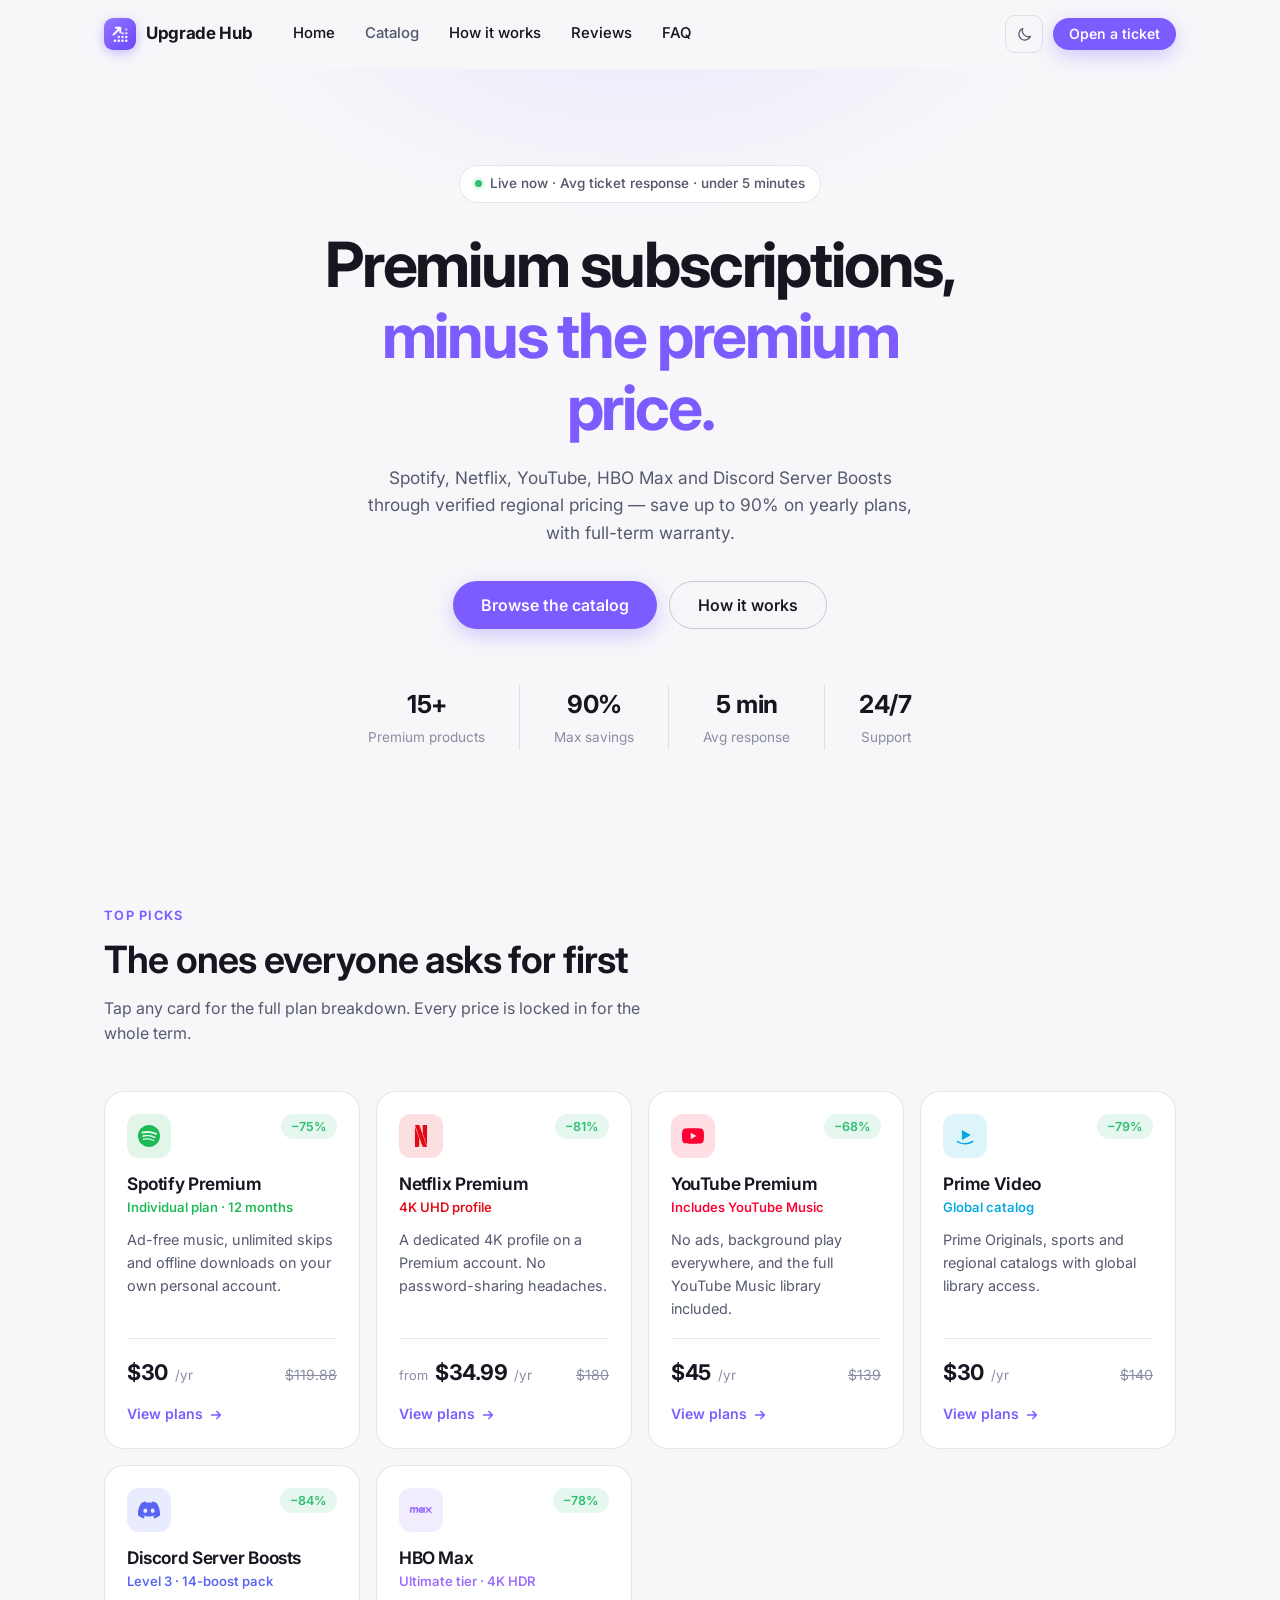
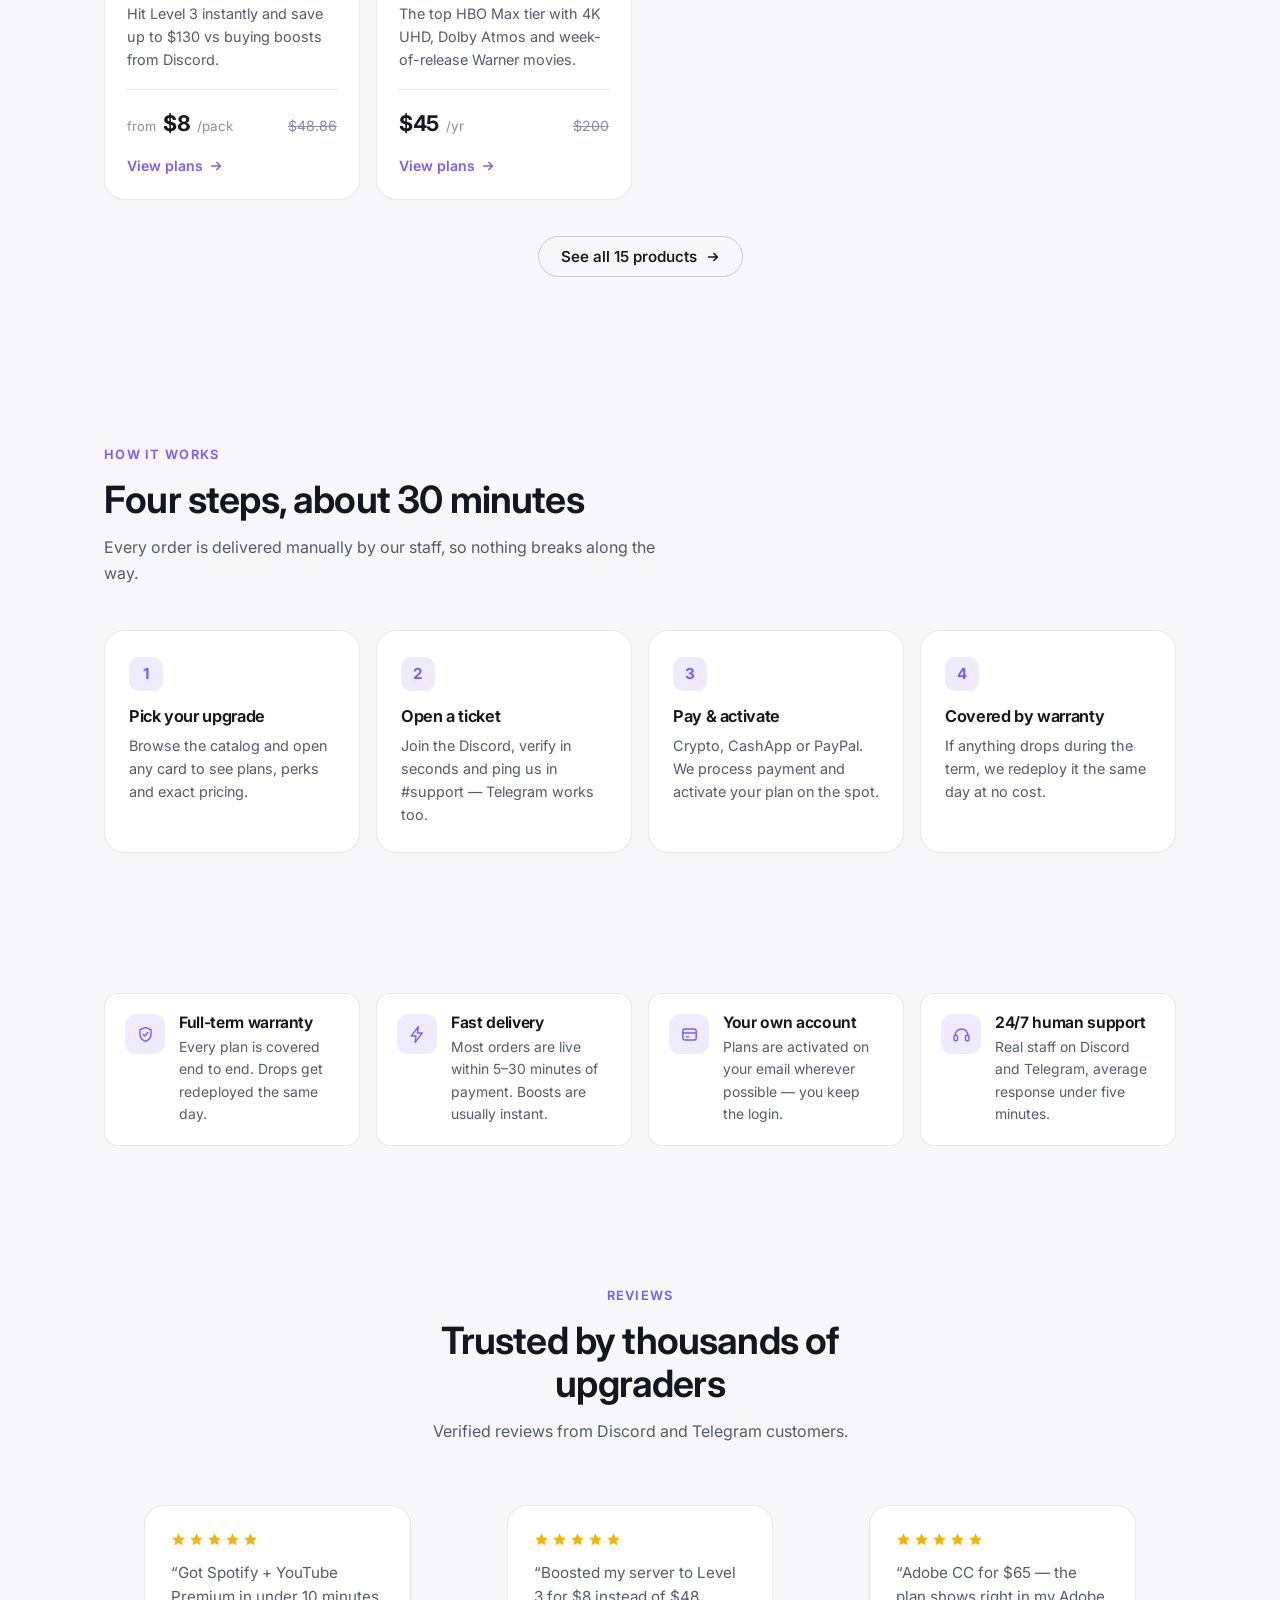
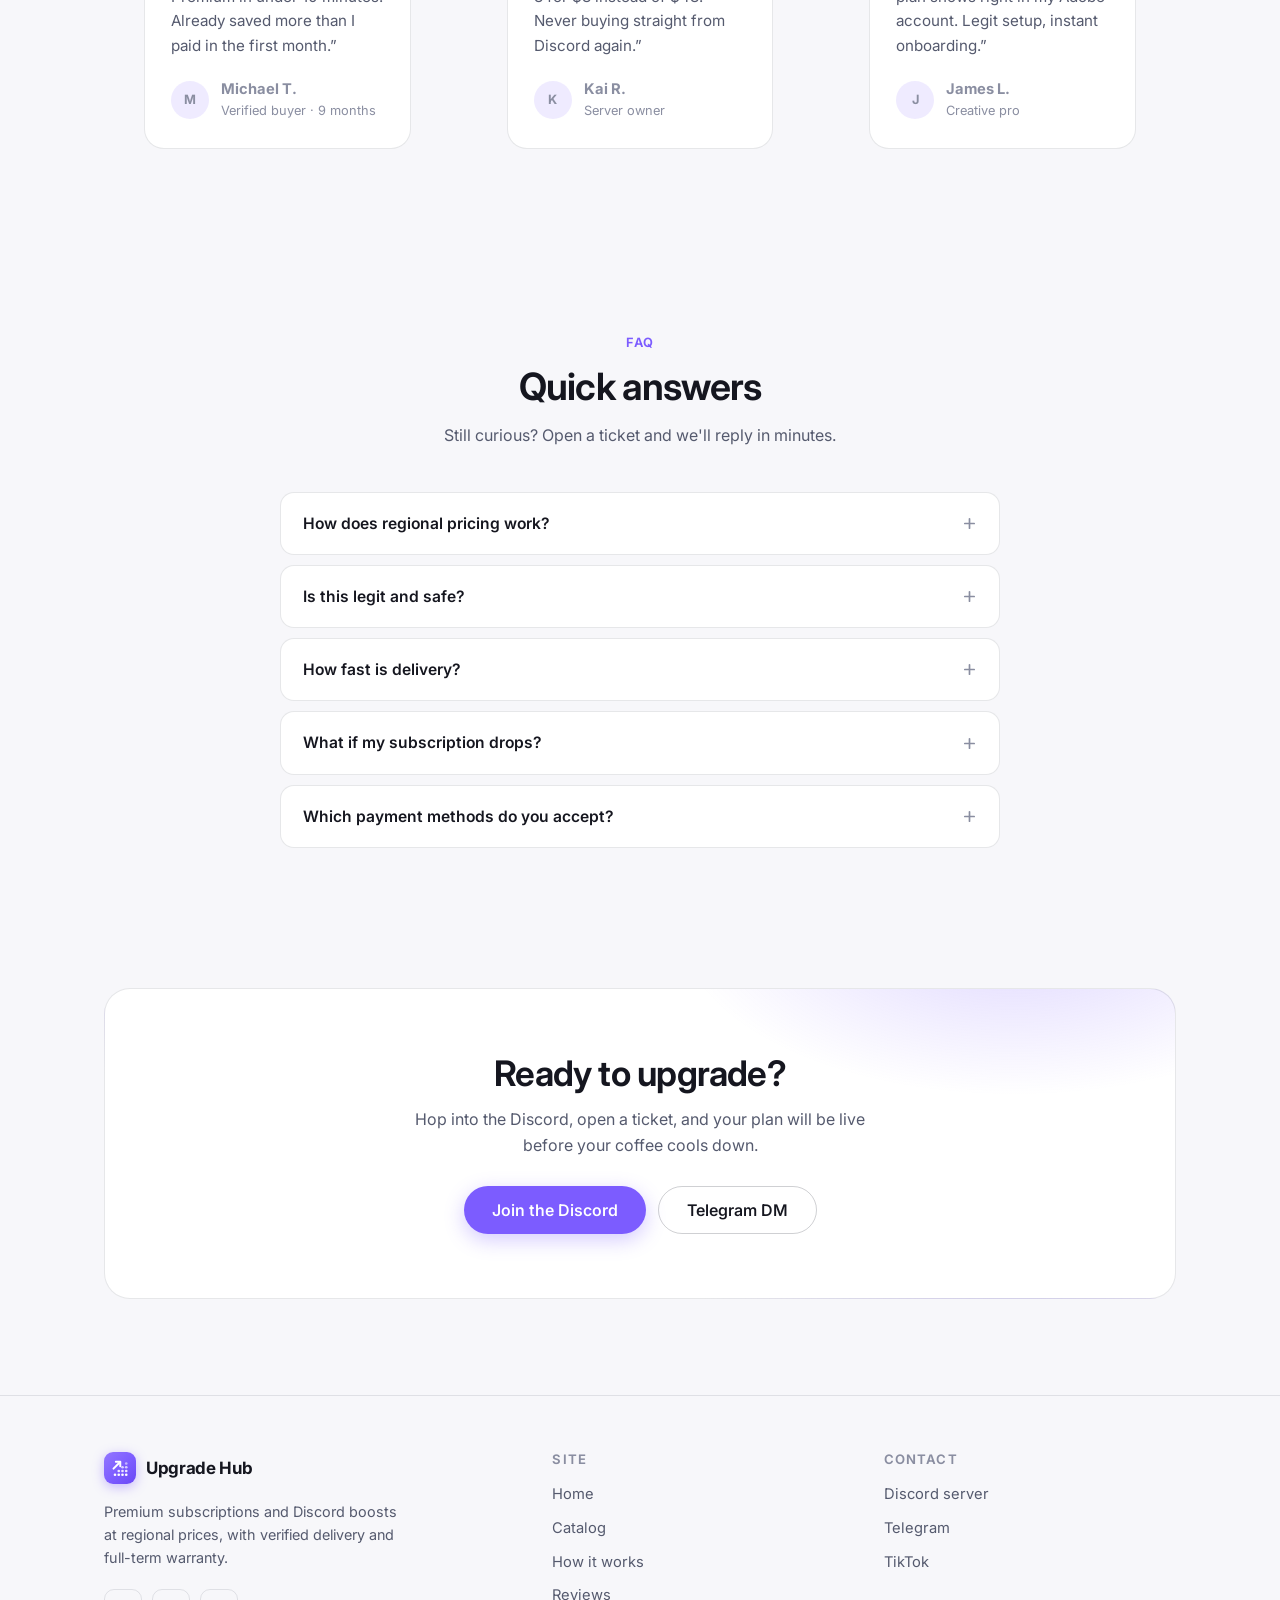
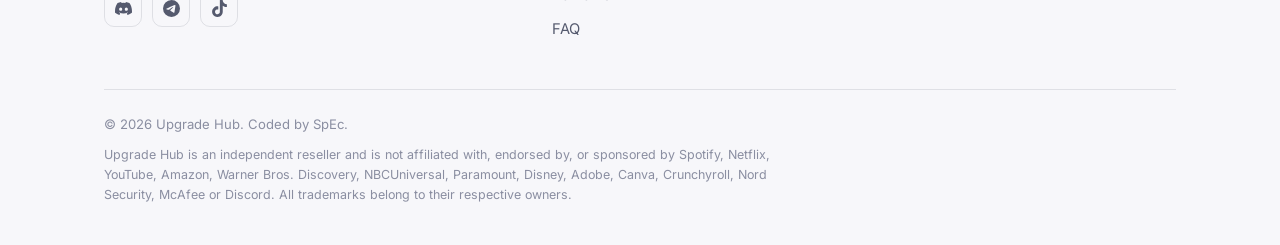
<file: index.html>
<!DOCTYPE html>
<html lang="en" data-theme="dark">

<head>
    <meta charset="UTF-8">
    <meta name="viewport" content="width=device-width, initial-scale=1.0">
    <title>Upgrade Hub — Premium Subscriptions & Discord Boosts for Less</title>

    <meta name="description"
        content="Save up to 90% on premium yearly subscriptions — Spotify, Netflix, YouTube Premium, Prime Video, HBO Max, Adobe and Discord Server Boosts. Verified delivery, full-term warranty, 24/7 support.">
    <meta name="author" content="Upgrade Hub">
    <meta name="robots" content="index, follow">
    <meta name="theme-color" content="#0b0c11">

    <meta property="og:title" content="Upgrade Hub — Premium Subscriptions for Less">
    <meta property="og:description"
        content="Premium yearly subscriptions and Discord Server Boosts at regional prices. Save up to 90% with verified delivery and full-term warranty.">
    <meta property="og:image" content="https://upgradehub.lol/assets/og-image.png">
    <meta property="og:url" content="https://upgradehub.lol/">
    <meta property="og:type" content="website">
    <meta property="og:site_name" content="Upgrade Hub">

    <meta name="twitter:card" content="summary_large_image">
    <meta name="twitter:title" content="Upgrade Hub — Premium Subscriptions for Less">
    <meta name="twitter:description"
        content="Premium yearly subscriptions and Discord Server Boosts at regional prices. Save up to 90%.">
    <meta name="twitter:image" content="https://upgradehub.lol/assets/og-image.png">

    <link rel="icon" href="/favicon.ico" type="image/x-icon">
    <link rel="manifest" href="/site.webmanifest">
    <link rel="canonical" href="https://upgradehub.lol/">

    <script type="application/ld+json">
    {
      "@context": "https://schema.org",
      "@type": "Organization",
      "name": "Upgrade Hub",
      "url": "https://upgradehub.lol",
      "description": "Premium yearly subscriptions and Discord Server Boosts at regional prices. Save up to 90% on Spotify, Netflix, YouTube, Prime Video, HBO Max, Adobe Creative Cloud and Discord boosts.",
      "sameAs": [
        "https://discord.gg/rb5DEqWBzg",
        "https://t.me/xhoec",
        "https://www.tiktok.com/@upgradehub00"
      ]
    }
    </script>

    <script>
        // set theme before first paint to avoid flashing
        (function () {
            try {
                var t = localStorage.getItem('uh-theme');
                if (!t) t = window.matchMedia('(prefers-color-scheme: light)').matches ? 'light' : 'dark';
                document.documentElement.setAttribute('data-theme', t);
            } catch (e) { }
        })();
    </script>

    <link rel="preconnect" href="https://fonts.googleapis.com">
    <link rel="preconnect" href="https://fonts.gstatic.com" crossorigin>
    <link href="https://fonts.googleapis.com/css2?family=Inter:wght@400..700&display=swap" rel="stylesheet">
    <link rel="stylesheet" href="/assets/css/style.css">
</head>

<body>
    <div class="nebula" aria-hidden="true"></div>
    <canvas class="stars" data-stars aria-hidden="true"></canvas>

    <header class="header" data-header>
        <div class="container header__inner">
            <a class="brand" href="/">
                <span class="brand__mark">
                    <svg viewBox="0 0 16 16" width="20" height="20" fill="none" stroke="currentColor"
                        stroke-width="1.6" stroke-linecap="round" stroke-linejoin="round" aria-hidden="true">
                        <path d="M2.8 8.5 8.1 3.2" />
                        <path d="M4.7 3h3.5v3.5" />
                        <g fill="currentColor" stroke="none">
                            <circle cx="4" cy="13.4" r="1.05" />
                            <circle cx="7" cy="13.4" r="1.05" />
                            <circle cx="10" cy="13.4" r="1.05" />
                            <circle cx="13" cy="13.4" r="1.05" />
                            <circle cx="7" cy="10.4" r="1.05" opacity="0.85" />
                            <circle cx="10" cy="10.4" r="1.05" opacity="0.85" />
                            <circle cx="13" cy="10.4" r="1.05" opacity="0.85" />
                            <circle cx="10" cy="7.4" r="1.05" opacity="0.7" />
                            <circle cx="13" cy="7.4" r="1.05" opacity="0.7" />
                            <circle cx="13" cy="4.4" r="1.05" opacity="0.55" />
                        </g>
                    </svg>
                </span>
                Upgrade Hub
            </a>

            <nav class="nav" data-nav-menu aria-label="Main">
                <a href="/">Home</a>
                <a href="/pricing/">Catalog</a>
                <a href="/#how">How it works</a>
                <a href="/#reviews">Reviews</a>
                <a href="/#faq">FAQ</a>
            </nav>

            <div class="header__actions">
                <button class="icon-btn" type="button" data-theme-toggle aria-label="Toggle color theme">
                    <svg class="icon-btn__sun" viewBox="0 0 24 24" width="17" height="17" fill="none"
                        stroke="currentColor" stroke-width="1.8" stroke-linecap="round" aria-hidden="true">
                        <circle cx="12" cy="12" r="4.4" />
                        <path d="M12 2.5v2.2M12 19.3v2.2M4.3 4.3l1.6 1.6M18.1 18.1l1.6 1.6M2.5 12h2.2M19.3 12h2.2M4.3 19.7l1.6-1.6M18.1 5.9l1.6-1.6" />
                    </svg>
                    <svg class="icon-btn__moon" viewBox="0 0 24 24" width="17" height="17" fill="none"
                        stroke="currentColor" stroke-width="1.8" stroke-linecap="round" stroke-linejoin="round"
                        aria-hidden="true">
                        <path d="M20.5 14.5A8.5 8.5 0 0 1 9.5 3.5a8.5 8.5 0 1 0 11 11z" />
                    </svg>
                </button>
                <a class="btn btn--primary btn--sm header__cta" href="https://discord.gg/rb5DEqWBzg" target="_blank"
                    rel="noreferrer">Open a ticket</a>
                <button class="icon-btn nav-toggle" type="button" data-nav-toggle aria-label="Toggle menu"
                    aria-expanded="false">
                    <svg viewBox="0 0 24 24" width="18" height="18" fill="none" stroke="currentColor"
                        stroke-width="1.8" stroke-linecap="round" aria-hidden="true">
                        <path d="M4 7h16M4 12h16M4 17h16" />
                    </svg>
                </button>
            </div>
        </div>
    </header>

    <main>
        <!-- ============ HERO ============ -->
        <section class="hero">
            <div class="container">
                <span class="hero__badge" data-reveal>
                    <span class="hero__badge-dot"></span>
                    <span data-badge-rotator>Live now · Save up to 90% on premium plans</span>
                </span>
                <h1 data-reveal>Premium subscriptions, <em>minus the premium price.</em></h1>
                <p class="hero__sub" data-reveal>
                    Spotify, Netflix, YouTube, HBO Max and Discord Server Boosts through verified regional
                    pricing — save up to 90% on yearly plans, with full-term warranty.
                </p>
                <div class="hero__actions" data-reveal>
                    <a class="btn btn--primary btn--lg" href="/pricing/">Browse the catalog</a>
                    <a class="btn btn--ghost btn--lg" href="/#how">How it works</a>
                </div>
                <div class="hero__stats" data-reveal>
                    <div class="hero__stat"><strong>15+</strong><span>Premium products</span></div>
                    <div class="hero__stat"><strong>90%</strong><span>Max savings</span></div>
                    <div class="hero__stat"><strong>5 min</strong><span>Avg response</span></div>
                    <div class="hero__stat"><strong>24/7</strong><span>Support</span></div>
                </div>
            </div>
        </section>

        <!-- ============ FEATURED ============ -->
        <section class="section" id="featured">
            <div class="container">
                <div class="section-head" data-reveal>
                    <small>Top picks</small>
                    <h2>The ones everyone asks for first</h2>
                    <p>Tap any card for the full plan breakdown. Every price is locked in for the whole term.</p>
                </div>
                <div class="grid" data-product-grid data-products="featured"></div>
                <div class="section-foot" data-reveal>
                    <a class="btn btn--ghost" href="/pricing/">
                        See all 15 products
                        <svg viewBox="0 0 16 16" width="14" height="14" fill="none" stroke="currentColor"
                            stroke-width="1.8" stroke-linecap="round" stroke-linejoin="round" aria-hidden="true">
                            <path d="M3 8h10M9 4l4 4-4 4" />
                        </svg>
                    </a>
                </div>
            </div>
        </section>

        <!-- ============ HOW IT WORKS ============ -->
        <section class="section" id="how">
            <div class="container">
                <div class="section-head" data-reveal>
                    <small>How it works</small>
                    <h2>Four steps, about 30 minutes</h2>
                    <p>Every order is delivered manually by our staff, so nothing breaks along the way.</p>
                </div>
                <div class="steps">
                    <div class="step" data-reveal>
                        <div class="step__num">1</div>
                        <h3>Pick your upgrade</h3>
                        <p>Browse the catalog and open any card to see plans, perks and exact pricing.</p>
                    </div>
                    <div class="step" data-reveal>
                        <div class="step__num">2</div>
                        <h3>Open a ticket</h3>
                        <p>Join the Discord, verify in seconds and ping us in #support — Telegram works too.</p>
                    </div>
                    <div class="step" data-reveal>
                        <div class="step__num">3</div>
                        <h3>Pay &amp; activate</h3>
                        <p>Crypto, CashApp or PayPal. We process payment and activate your plan on the spot.</p>
                    </div>
                    <div class="step" data-reveal>
                        <div class="step__num">4</div>
                        <h3>Covered by warranty</h3>
                        <p>If anything drops during the term, we redeploy it the same day at no cost.</p>
                    </div>
                </div>
            </div>
        </section>

        <!-- ============ WHY US ============ -->
        <section class="section section--tight">
            <div class="container">
                <div class="values">
                    <div class="value" data-reveal>
                        <span class="value__icon">
                            <svg viewBox="0 0 24 24" width="19" height="19" fill="none" stroke="currentColor"
                                stroke-width="1.8" stroke-linecap="round" stroke-linejoin="round" aria-hidden="true">
                                <path d="M12 3l7 3v5c0 4.5-3 8.3-7 9.5-4-1.2-7-5-7-9.5V6z" />
                                <path d="M9 12l2 2 4-4.5" />
                            </svg>
                        </span>
                        <div>
                            <h3>Full-term warranty</h3>
                            <p>Every plan is covered end to end. Drops get redeployed the same day.</p>
                        </div>
                    </div>
                    <div class="value" data-reveal>
                        <span class="value__icon">
                            <svg viewBox="0 0 24 24" width="19" height="19" fill="none" stroke="currentColor"
                                stroke-width="1.8" stroke-linecap="round" stroke-linejoin="round" aria-hidden="true">
                                <path d="M13 2 4 14h6l-1 8 9-12h-6z" />
                            </svg>
                        </span>
                        <div>
                            <h3>Fast delivery</h3>
                            <p>Most orders are live within 5–30 minutes of payment. Boosts are usually instant.</p>
                        </div>
                    </div>
                    <div class="value" data-reveal>
                        <span class="value__icon">
                            <svg viewBox="0 0 24 24" width="19" height="19" fill="none" stroke="currentColor"
                                stroke-width="1.8" stroke-linecap="round" stroke-linejoin="round" aria-hidden="true">
                                <rect x="3.5" y="5" width="17" height="14" rx="3" />
                                <path d="M3.5 10h17M8 15h3" />
                            </svg>
                        </span>
                        <div>
                            <h3>Your own account</h3>
                            <p>Plans are activated on your email wherever possible — you keep the login.</p>
                        </div>
                    </div>
                    <div class="value" data-reveal>
                        <span class="value__icon">
                            <svg viewBox="0 0 24 24" width="19" height="19" fill="none" stroke="currentColor"
                                stroke-width="1.8" stroke-linecap="round" stroke-linejoin="round" aria-hidden="true">
                                <path d="M4 13a8 8 0 0 1 16 0" />
                                <rect x="2.5" y="13" width="4.5" height="7" rx="2" />
                                <rect x="17" y="13" width="4.5" height="7" rx="2" />
                            </svg>
                        </span>
                        <div>
                            <h3>24/7 human support</h3>
                            <p>Real staff on Discord and Telegram, average response under five minutes.</p>
                        </div>
                    </div>
                </div>
            </div>
        </section>

        <!-- ============ REVIEWS ============ -->
        <section class="section" id="reviews">
            <div class="container">
                <div class="section-head section-head--center" data-reveal>
                    <small>Reviews</small>
                    <h2>Trusted by thousands of upgraders</h2>
                    <p>Verified reviews from Discord and Telegram customers.</p>
                </div>
                <div class="quotes">
                    <figure class="quote" data-reveal>
                        <div class="quote__stars" aria-label="5 out of 5 stars">
                            <svg viewBox="0 0 24 24" width="15" height="15" fill="currentColor" aria-hidden="true"><path d="m12 2 3 6.6 7 .8-5.2 4.8L18.3 21 12 17.4 5.7 21l1.5-6.8L2 9.4l7-.8z"/></svg>
                            <svg viewBox="0 0 24 24" width="15" height="15" fill="currentColor" aria-hidden="true"><path d="m12 2 3 6.6 7 .8-5.2 4.8L18.3 21 12 17.4 5.7 21l1.5-6.8L2 9.4l7-.8z"/></svg>
                            <svg viewBox="0 0 24 24" width="15" height="15" fill="currentColor" aria-hidden="true"><path d="m12 2 3 6.6 7 .8-5.2 4.8L18.3 21 12 17.4 5.7 21l1.5-6.8L2 9.4l7-.8z"/></svg>
                            <svg viewBox="0 0 24 24" width="15" height="15" fill="currentColor" aria-hidden="true"><path d="m12 2 3 6.6 7 .8-5.2 4.8L18.3 21 12 17.4 5.7 21l1.5-6.8L2 9.4l7-.8z"/></svg>
                            <svg viewBox="0 0 24 24" width="15" height="15" fill="currentColor" aria-hidden="true"><path d="m12 2 3 6.6 7 .8-5.2 4.8L18.3 21 12 17.4 5.7 21l1.5-6.8L2 9.4l7-.8z"/></svg>
                        </div>
                        <p>“Got Spotify + YouTube Premium in under 10 minutes. Already saved more than I paid in the
                            first month.”</p>
                        <figcaption class="quote__author">
                            <span class="quote__avatar">M</span>
                            <span><strong>Michael T.</strong><span>Verified buyer · 9 months</span></span>
                        </figcaption>
                    </figure>
                    <figure class="quote" data-reveal>
                        <div class="quote__stars" aria-label="5 out of 5 stars">
                            <svg viewBox="0 0 24 24" width="15" height="15" fill="currentColor" aria-hidden="true"><path d="m12 2 3 6.6 7 .8-5.2 4.8L18.3 21 12 17.4 5.7 21l1.5-6.8L2 9.4l7-.8z"/></svg>
                            <svg viewBox="0 0 24 24" width="15" height="15" fill="currentColor" aria-hidden="true"><path d="m12 2 3 6.6 7 .8-5.2 4.8L18.3 21 12 17.4 5.7 21l1.5-6.8L2 9.4l7-.8z"/></svg>
                            <svg viewBox="0 0 24 24" width="15" height="15" fill="currentColor" aria-hidden="true"><path d="m12 2 3 6.6 7 .8-5.2 4.8L18.3 21 12 17.4 5.7 21l1.5-6.8L2 9.4l7-.8z"/></svg>
                            <svg viewBox="0 0 24 24" width="15" height="15" fill="currentColor" aria-hidden="true"><path d="m12 2 3 6.6 7 .8-5.2 4.8L18.3 21 12 17.4 5.7 21l1.5-6.8L2 9.4l7-.8z"/></svg>
                            <svg viewBox="0 0 24 24" width="15" height="15" fill="currentColor" aria-hidden="true"><path d="m12 2 3 6.6 7 .8-5.2 4.8L18.3 21 12 17.4 5.7 21l1.5-6.8L2 9.4l7-.8z"/></svg>
                        </div>
                        <p>“Boosted my server to Level 3 for $8 instead of $48. Never buying straight from Discord
                            again.”</p>
                        <figcaption class="quote__author">
                            <span class="quote__avatar">K</span>
                            <span><strong>Kai R.</strong><span>Server owner</span></span>
                        </figcaption>
                    </figure>
                    <figure class="quote" data-reveal>
                        <div class="quote__stars" aria-label="5 out of 5 stars">
                            <svg viewBox="0 0 24 24" width="15" height="15" fill="currentColor" aria-hidden="true"><path d="m12 2 3 6.6 7 .8-5.2 4.8L18.3 21 12 17.4 5.7 21l1.5-6.8L2 9.4l7-.8z"/></svg>
                            <svg viewBox="0 0 24 24" width="15" height="15" fill="currentColor" aria-hidden="true"><path d="m12 2 3 6.6 7 .8-5.2 4.8L18.3 21 12 17.4 5.7 21l1.5-6.8L2 9.4l7-.8z"/></svg>
                            <svg viewBox="0 0 24 24" width="15" height="15" fill="currentColor" aria-hidden="true"><path d="m12 2 3 6.6 7 .8-5.2 4.8L18.3 21 12 17.4 5.7 21l1.5-6.8L2 9.4l7-.8z"/></svg>
                            <svg viewBox="0 0 24 24" width="15" height="15" fill="currentColor" aria-hidden="true"><path d="m12 2 3 6.6 7 .8-5.2 4.8L18.3 21 12 17.4 5.7 21l1.5-6.8L2 9.4l7-.8z"/></svg>
                            <svg viewBox="0 0 24 24" width="15" height="15" fill="currentColor" aria-hidden="true"><path d="m12 2 3 6.6 7 .8-5.2 4.8L18.3 21 12 17.4 5.7 21l1.5-6.8L2 9.4l7-.8z"/></svg>
                        </div>
                        <p>“Adobe CC for $65 — the plan shows right in my Adobe account. Legit setup, instant
                            onboarding.”</p>
                        <figcaption class="quote__author">
                            <span class="quote__avatar">J</span>
                            <span><strong>James L.</strong><span>Creative pro</span></span>
                        </figcaption>
                    </figure>
                </div>
            </div>
        </section>

        <!-- ============ FAQ ============ -->
        <section class="section" id="faq">
            <div class="container">
                <div class="section-head section-head--center" data-reveal>
                    <small>FAQ</small>
                    <h2>Quick answers</h2>
                    <p>Still curious? Open a ticket and we'll reply in minutes.</p>
                </div>
                <div class="faq-list">
                    <div class="faq" data-faq data-reveal>
                        <button class="faq__q" type="button" aria-expanded="false">
                            How does regional pricing work?
                            <svg viewBox="0 0 16 16" width="15" height="15" fill="none" stroke="currentColor"
                                stroke-width="1.8" stroke-linecap="round" aria-hidden="true">
                                <path d="M8 3v10M3 8h10" />
                            </svg>
                        </button>
                        <div class="faq__a">
                            <p>Subscription services charge different prices in different countries. We activate your
                                plan through a region with cheaper pricing, then deliver it to your own email so
                                everything stays under your control.</p>
                        </div>
                    </div>
                    <div class="faq" data-faq data-reveal>
                        <button class="faq__q" type="button" aria-expanded="false">
                            Is this legit and safe?
                            <svg viewBox="0 0 16 16" width="15" height="15" fill="none" stroke="currentColor"
                                stroke-width="1.8" stroke-linecap="round" aria-hidden="true">
                                <path d="M8 3v10M3 8h10" />
                            </svg>
                        </button>
                        <div class="faq__a">
                            <p>We pay the official providers and your account stays linked to your real email and
                                password. You get the full premium experience — same app, same features, same login.</p>
                        </div>
                    </div>
                    <div class="faq" data-faq data-reveal>
                        <button class="faq__q" type="button" aria-expanded="false">
                            How fast is delivery?
                            <svg viewBox="0 0 16 16" width="15" height="15" fill="none" stroke="currentColor"
                                stroke-width="1.8" stroke-linecap="round" aria-hidden="true">
                                <path d="M8 3v10M3 8h10" />
                            </svg>
                        </button>
                        <div class="faq__a">
                            <p>Most upgrades are activated within 5–30 minutes of payment. Discord boosts and Adobe
                                invites are usually instant. Larger orders are queued and confirmed within a few
                                hours.</p>
                        </div>
                    </div>
                    <div class="faq" data-faq data-reveal>
                        <button class="faq__q" type="button" aria-expanded="false">
                            What if my subscription drops?
                            <svg viewBox="0 0 16 16" width="15" height="15" fill="none" stroke="currentColor"
                                stroke-width="1.8" stroke-linecap="round" aria-hidden="true">
                                <path d="M8 3v10M3 8h10" />
                            </svg>
                        </button>
                        <div class="faq__a">
                            <p>Every plan is covered for its full term. If your subscription downgrades or your boosts
                                drop, we redeploy the same day at zero cost — that's the warranty.</p>
                        </div>
                    </div>
                    <div class="faq" data-faq data-reveal>
                        <button class="faq__q" type="button" aria-expanded="false">
                            Which payment methods do you accept?
                            <svg viewBox="0 0 16 16" width="15" height="15" fill="none" stroke="currentColor"
                                stroke-width="1.8" stroke-linecap="round" aria-hidden="true">
                                <path d="M8 3v10M3 8h10" />
                            </svg>
                        </button>
                        <div class="faq__a">
                            <p>Crypto (LTC, BTC, ETH, SOL, USDT) is preferred and gets priority processing. We also
                                accept CashApp, Zelle and PayPal Friends &amp; Family for verified buyers.</p>
                        </div>
                    </div>
                </div>
            </div>
        </section>

        <!-- ============ CTA ============ -->
        <section class="section section--tight" id="contact">
            <div class="container">
                <div class="cta" data-reveal>
                    <h2>Ready to upgrade?</h2>
                    <p>Hop into the Discord, open a ticket, and your plan will be live before your coffee cools down.</p>
                    <div class="hero__actions">
                        <a class="btn btn--primary btn--lg" href="https://discord.gg/rb5DEqWBzg" target="_blank"
                            rel="noreferrer">Join the Discord</a>
                        <a class="btn btn--ghost btn--lg" href="https://t.me/xhoec" target="_blank"
                            rel="noreferrer">Telegram DM</a>
                    </div>
                </div>
            </div>
        </section>
    </main>

    <!-- ============ FOOTER ============ -->
    <footer class="footer">
        <div class="container">
            <div class="footer__grid">
                <div class="footer__brand">
                    <a class="brand" href="/">
                        <span class="brand__mark">
                            <svg viewBox="0 0 16 16" width="20" height="20" fill="none" stroke="currentColor"
                                stroke-width="1.6" stroke-linecap="round" stroke-linejoin="round" aria-hidden="true">
                                <path d="M2.8 8.5 8.1 3.2" />
                                <path d="M4.7 3h3.5v3.5" />
                                <g fill="currentColor" stroke="none">
                                    <circle cx="4" cy="13.4" r="1.05" />
                                    <circle cx="7" cy="13.4" r="1.05" />
                                    <circle cx="10" cy="13.4" r="1.05" />
                                    <circle cx="13" cy="13.4" r="1.05" />
                                    <circle cx="7" cy="10.4" r="1.05" opacity="0.85" />
                                    <circle cx="10" cy="10.4" r="1.05" opacity="0.85" />
                                    <circle cx="13" cy="10.4" r="1.05" opacity="0.85" />
                                    <circle cx="10" cy="7.4" r="1.05" opacity="0.7" />
                                    <circle cx="13" cy="7.4" r="1.05" opacity="0.7" />
                                    <circle cx="13" cy="4.4" r="1.05" opacity="0.55" />
                                </g>
                            </svg>
                        </span>
                        Upgrade Hub
                    </a>
                    <p>Premium subscriptions and Discord boosts at regional prices, with verified delivery and
                        full-term warranty.</p>
                    <div class="footer__socials">
                        <a class="icon-btn" href="https://discord.gg/rb5DEqWBzg" target="_blank" rel="noreferrer"
                            aria-label="Discord">
                            <svg viewBox="0 0 24 24" width="17" height="17" fill="currentColor" aria-hidden="true">
                                <path d="M20.317 4.37a19.79 19.79 0 0 0-4.885-1.515.074.074 0 0 0-.079.037c-.21.375-.444.865-.608 1.25a18.27 18.27 0 0 0-5.487 0 12.64 12.64 0 0 0-.617-1.25.077.077 0 0 0-.079-.037A19.736 19.736 0 0 0 3.677 4.37a.07.07 0 0 0-.032.027C.533 9.046-.32 13.58.099 18.058a.082.082 0 0 0 .031.056 19.9 19.9 0 0 0 5.993 3.03.078.078 0 0 0 .084-.028c.462-.63.874-1.295 1.226-1.994a.076.076 0 0 0-.041-.106 13.107 13.107 0 0 1-1.872-.892.077.077 0 0 1-.008-.128c.126-.094.252-.192.372-.291a.074.074 0 0 1 .077-.01c3.928 1.793 8.18 1.793 12.062 0a.074.074 0 0 1 .078.01c.12.098.246.198.373.292a.077.077 0 0 1-.006.127 12.3 12.3 0 0 1-1.873.892.077.077 0 0 0-.041.107c.36.698.772 1.362 1.225 1.993a.076.076 0 0 0 .084.028 19.839 19.839 0 0 0 6.002-3.03.077.077 0 0 0 .032-.054c.5-5.177-.838-9.674-3.549-13.66a.061.061 0 0 0-.031-.03zM8.02 15.33c-1.183 0-2.157-1.085-2.157-2.419 0-1.333.956-2.419 2.157-2.419 1.21 0 2.176 1.096 2.157 2.42 0 1.333-.956 2.418-2.157 2.418zm7.975 0c-1.183 0-2.157-1.085-2.157-2.419 0-1.333.955-2.419 2.157-2.419 1.21 0 2.176 1.096 2.157 2.42 0 1.333-.946 2.418-2.157 2.418z" />
                            </svg>
                        </a>
                        <a class="icon-btn" href="https://t.me/xhoec" target="_blank" rel="noreferrer"
                            aria-label="Telegram">
                            <svg viewBox="0 0 24 24" width="17" height="17" fill="currentColor" aria-hidden="true">
                                <path d="M11.944 0A12 12 0 0 0 0 12a12 12 0 0 0 12 12 12 12 0 0 0 12-12A12 12 0 0 0 12 0a12 12 0 0 0-.056 0zm4.962 7.224c.1-.002.321.023.465.14a.506.506 0 0 1 .171.325c.016.093.036.306.02.472-.18 1.898-.962 6.502-1.36 8.627-.168.9-.499 1.201-.82 1.23-.696.065-1.225-.46-1.9-.902-1.056-.693-1.653-1.124-2.678-1.8-1.185-.78-.417-1.21.258-1.91.177-.184 3.247-2.977 3.307-3.23.007-.032.014-.15-.056-.212s-.174-.041-.249-.024c-.106.024-1.793 1.14-5.061 3.345-.48.33-.913.49-1.302.48-.428-.008-1.252-.241-1.865-.44-.752-.245-1.349-.374-1.297-.789.027-.216.325-.437.893-.663 3.498-1.524 5.83-2.529 6.998-3.014 3.332-1.386 4.025-1.627 4.476-1.635z" />
                            </svg>
                        </a>
                        <a class="icon-btn" href="https://www.tiktok.com/@upgradehub00" target="_blank" rel="noreferrer"
                            aria-label="TikTok">
                            <svg viewBox="0 0 24 24" width="17" height="17" fill="currentColor" aria-hidden="true">
                                <path d="M12.525.02c1.31-.02 2.61-.01 3.91-.02.08 1.53.63 3.09 1.75 4.17 1.12 1.11 2.7 1.62 4.24 1.79v4.03c-1.44-.05-2.89-.35-4.2-.97-.57-.26-1.1-.59-1.62-.93-.01 2.92.01 5.84-.02 8.75-.08 1.4-.54 2.79-1.35 3.94-1.31 1.92-3.58 3.17-5.91 3.21-1.43.08-2.86-.31-4.08-1.03-2.02-1.19-3.44-3.37-3.65-5.71-.02-.5-.03-1-.01-1.49.18-1.9 1.12-3.72 2.58-4.96 1.66-1.44 3.98-2.13 6.15-1.72.02 1.48-.04 2.96-.04 4.44-.99-.32-2.15-.23-3.02.37-.63.41-1.11 1.04-1.36 1.75-.21.51-.15 1.07-.14 1.61.24 1.64 1.82 3.02 3.5 2.87 1.12-.01 2.19-.66 2.77-1.61.19-.33.4-.67.41-1.06.1-1.79.06-3.57.07-5.36.01-4.03-.01-8.05.02-12.07z" />
                            </svg>
                        </a>
                    </div>
                </div>
                <div>
                    <h4>Site</h4>
                    <div class="footer__col">
                        <a href="/">Home</a>
                        <a href="/pricing/">Catalog</a>
                        <a href="/#how">How it works</a>
                        <a href="/#reviews">Reviews</a>
                        <a href="/#faq">FAQ</a>
                    </div>
                </div>
                <div>
                    <h4>Contact</h4>
                    <div class="footer__col">
                        <a href="https://discord.gg/rb5DEqWBzg" target="_blank" rel="noreferrer">Discord server</a>
                        <a href="https://t.me/xhoec" target="_blank" rel="noreferrer">Telegram</a>
                        <a href="https://www.tiktok.com/@upgradehub00" target="_blank" rel="noreferrer">TikTok</a>
                    </div>
                </div>
            </div>
            <div class="footer__bottom">
                <span>© <span id="year">2026</span> Upgrade Hub. Coded by SpEc.</span>
                <p class="footer__disclaimer">Upgrade Hub is an independent reseller and is not affiliated with,
                    endorsed by, or sponsored by Spotify, Netflix, YouTube, Amazon, Warner Bros. Discovery, NBCUniversal,
                    Paramount, Disney, Adobe, Canva, Crunchyroll, Nord Security, McAfee or Discord. All trademarks
                    belong to their respective owners.</p>
            </div>
        </div>
    </footer>

    <!-- ============ PRODUCT MODAL ============ -->
    <div class="modal" data-modal hidden role="dialog" aria-modal="true" aria-labelledby="modal-title">
        <div class="modal__panel">
            <button class="modal__close" type="button" data-modal-close aria-label="Close">
                <svg viewBox="0 0 16 16" width="15" height="15" fill="none" stroke="currentColor" stroke-width="1.8"
                    stroke-linecap="round" aria-hidden="true">
                    <path d="M4 4l8 8M12 4l-8 8" />
                </svg>
            </button>
            <div data-modal-body></div>
        </div>
    </div>

    <button class="back-to-top" type="button" data-back-to-top aria-label="Back to top">
        <svg viewBox="0 0 16 16" width="16" height="16" fill="none" stroke="currentColor" stroke-width="1.8"
            stroke-linecap="round" stroke-linejoin="round" aria-hidden="true">
            <path d="M8 13V3M4 7l4-4 4 4" />
        </svg>
    </button>

    <script src="/assets/js/products.js"></script>
    <script src="/assets/js/site.js"></script>
</body>

</html>
</file>
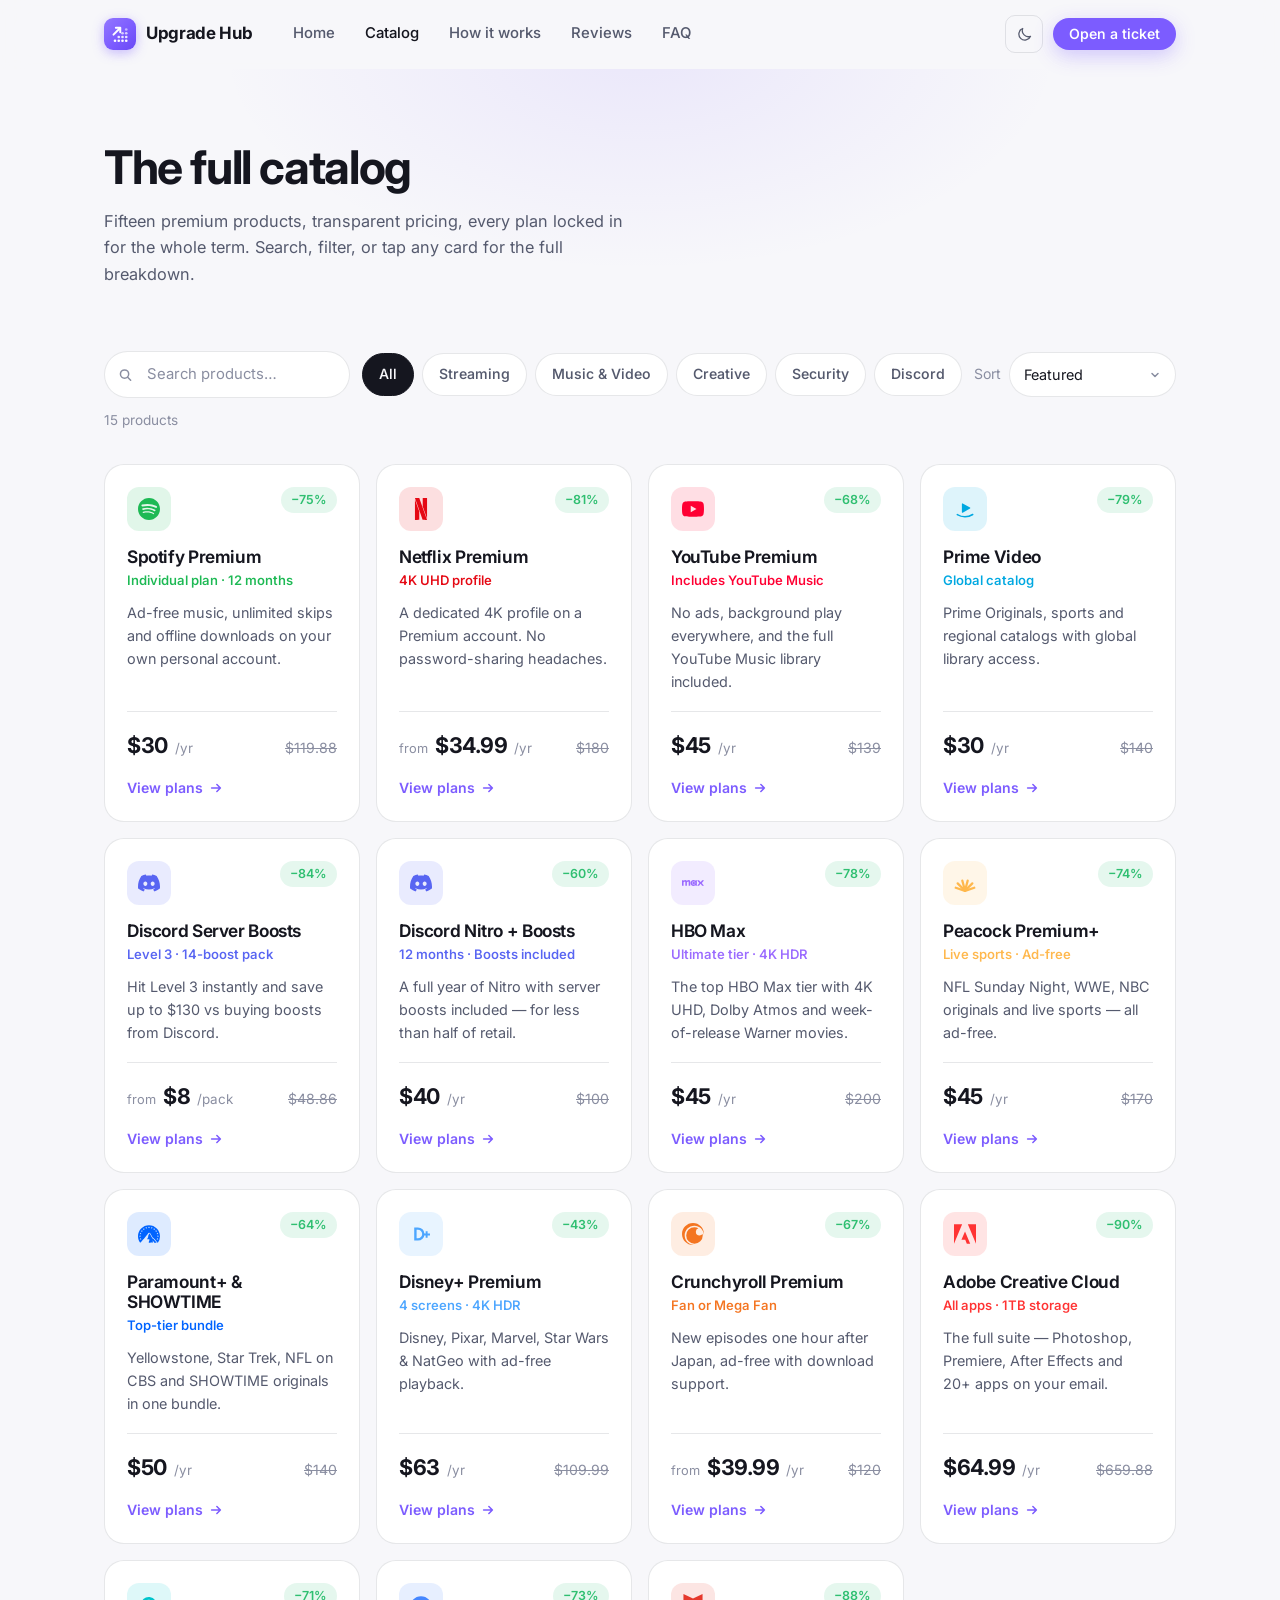
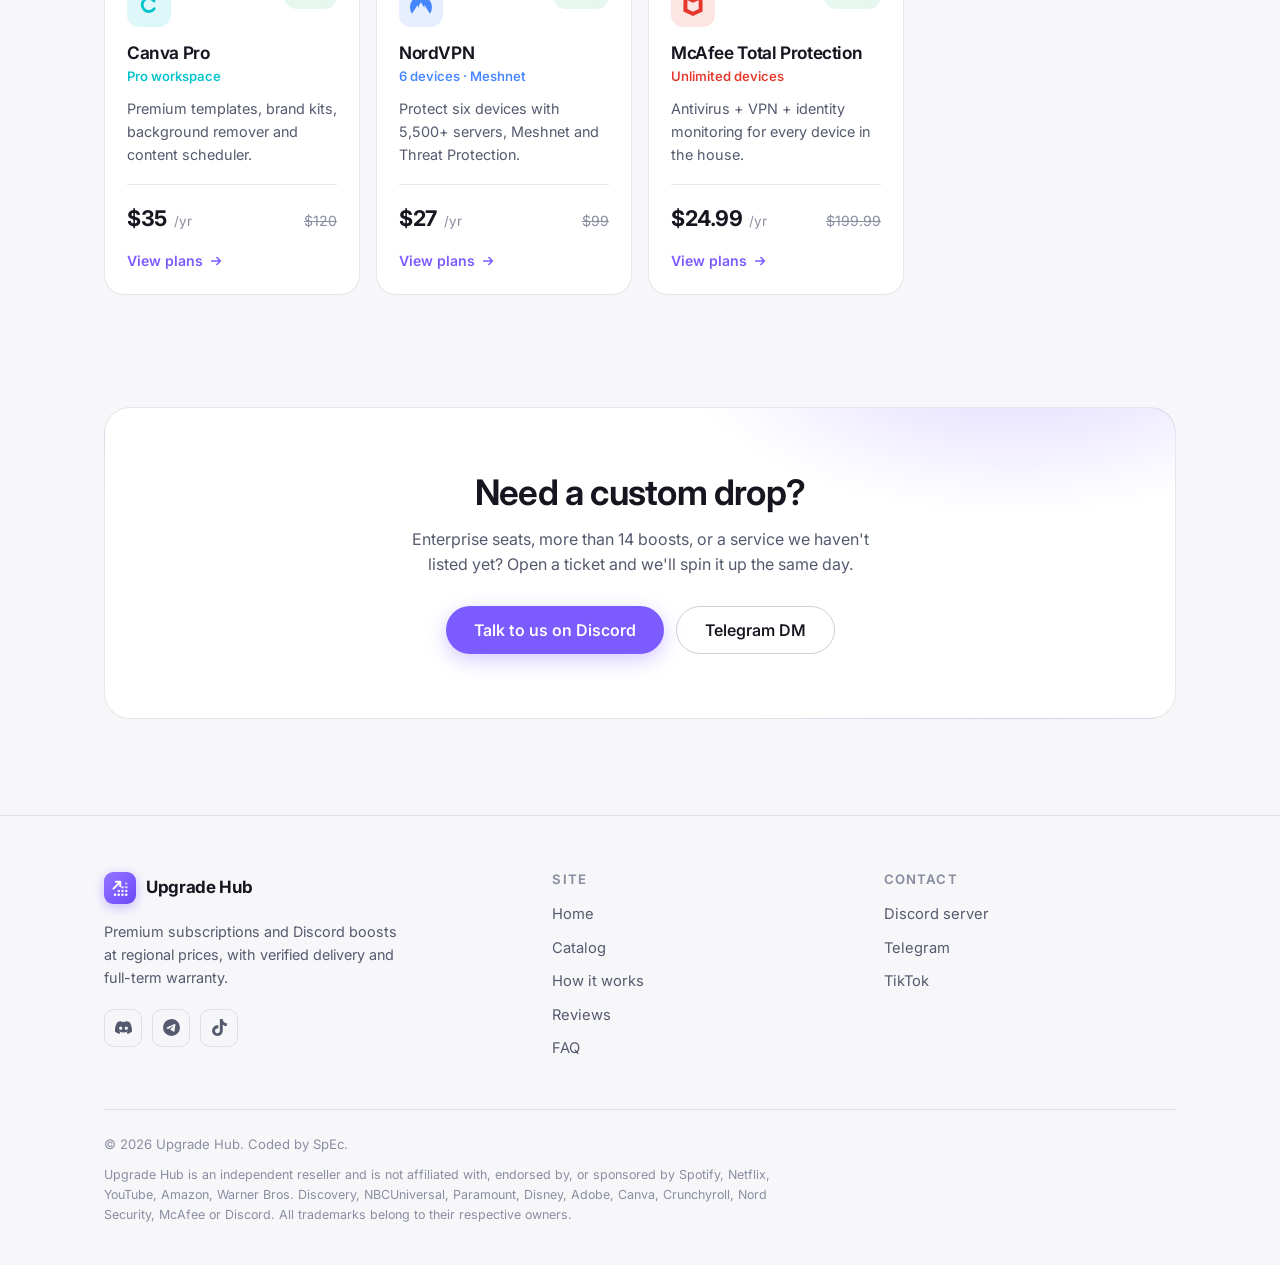
<file: pricing/index.html>
<!DOCTYPE html>
<html lang="en" data-theme="dark">

<head>
    <meta charset="UTF-8">
    <meta name="viewport" content="width=device-width, initial-scale=1.0">
    <title>Catalog — Upgrade Hub | All Premium Subscriptions & Discord Boosts</title>

    <meta name="description"
        content="Every Upgrade Hub product on one page — Spotify, Netflix, YouTube Premium, Prime Video, HBO Max, Peacock, Paramount+, Disney+, Adobe, Crunchyroll, Canva, NordVPN, McAfee and Discord Server Boosts.">
    <meta name="robots" content="index, follow">
    <meta name="theme-color" content="#0b0c11">
    <link rel="canonical" href="https://upgradehub.lol/pricing/">

    <meta property="og:title" content="Catalog — Upgrade Hub">
    <meta property="og:description"
        content="Browse every premium subscription and Discord boost pack. Search, filter and tap any card for full plan details.">
    <meta property="og:image" content="https://upgradehub.lol/assets/og-image.png">
    <meta property="og:url" content="https://upgradehub.lol/pricing/">
    <meta property="og:type" content="website">
    <meta property="og:site_name" content="Upgrade Hub">

    <meta name="twitter:card" content="summary_large_image">
    <meta name="twitter:title" content="Catalog — Upgrade Hub">
    <meta name="twitter:description" content="Every premium subscription and Discord boost pack on one page.">
    <meta name="twitter:image" content="https://upgradehub.lol/assets/og-image.png">

    <link rel="icon" href="/favicon.ico" type="image/x-icon">
    <link rel="manifest" href="/site.webmanifest">

    <script>
        // set theme before first paint to avoid flashing
        (function () {
            try {
                var t = localStorage.getItem('uh-theme');
                if (!t) t = window.matchMedia('(prefers-color-scheme: light)').matches ? 'light' : 'dark';
                document.documentElement.setAttribute('data-theme', t);
            } catch (e) { }
        })();
    </script>

    <link rel="preconnect" href="https://fonts.googleapis.com">
    <link rel="preconnect" href="https://fonts.gstatic.com" crossorigin>
    <link href="https://fonts.googleapis.com/css2?family=Inter:wght@400..700&display=swap" rel="stylesheet">
    <link rel="stylesheet" href="/assets/css/style.css">
</head>

<body>
    <div class="nebula" aria-hidden="true"></div>
    <canvas class="stars" data-stars aria-hidden="true"></canvas>

    <header class="header" data-header>
        <div class="container header__inner">
            <a class="brand" href="/">
                <span class="brand__mark">
                    <svg viewBox="0 0 16 16" width="20" height="20" fill="none" stroke="currentColor"
                        stroke-width="1.6" stroke-linecap="round" stroke-linejoin="round" aria-hidden="true">
                        <path d="M2.8 8.5 8.1 3.2" />
                        <path d="M4.7 3h3.5v3.5" />
                        <g fill="currentColor" stroke="none">
                            <circle cx="4" cy="13.4" r="1.05" />
                            <circle cx="7" cy="13.4" r="1.05" />
                            <circle cx="10" cy="13.4" r="1.05" />
                            <circle cx="13" cy="13.4" r="1.05" />
                            <circle cx="7" cy="10.4" r="1.05" opacity="0.85" />
                            <circle cx="10" cy="10.4" r="1.05" opacity="0.85" />
                            <circle cx="13" cy="10.4" r="1.05" opacity="0.85" />
                            <circle cx="10" cy="7.4" r="1.05" opacity="0.7" />
                            <circle cx="13" cy="7.4" r="1.05" opacity="0.7" />
                            <circle cx="13" cy="4.4" r="1.05" opacity="0.55" />
                        </g>
                    </svg>
                </span>
                Upgrade Hub
            </a>

            <nav class="nav" data-nav-menu aria-label="Main">
                <a href="/">Home</a>
                <a href="/pricing/">Catalog</a>
                <a href="/#how">How it works</a>
                <a href="/#reviews">Reviews</a>
                <a href="/#faq">FAQ</a>
            </nav>

            <div class="header__actions">
                <button class="icon-btn" type="button" data-theme-toggle aria-label="Toggle color theme">
                    <svg class="icon-btn__sun" viewBox="0 0 24 24" width="17" height="17" fill="none"
                        stroke="currentColor" stroke-width="1.8" stroke-linecap="round" aria-hidden="true">
                        <circle cx="12" cy="12" r="4.4" />
                        <path d="M12 2.5v2.2M12 19.3v2.2M4.3 4.3l1.6 1.6M18.1 18.1l1.6 1.6M2.5 12h2.2M19.3 12h2.2M4.3 19.7l1.6-1.6M18.1 5.9l1.6-1.6" />
                    </svg>
                    <svg class="icon-btn__moon" viewBox="0 0 24 24" width="17" height="17" fill="none"
                        stroke="currentColor" stroke-width="1.8" stroke-linecap="round" stroke-linejoin="round"
                        aria-hidden="true">
                        <path d="M20.5 14.5A8.5 8.5 0 0 1 9.5 3.5a8.5 8.5 0 1 0 11 11z" />
                    </svg>
                </button>
                <a class="btn btn--primary btn--sm header__cta" href="https://discord.gg/rb5DEqWBzg" target="_blank"
                    rel="noreferrer">Open a ticket</a>
                <button class="icon-btn nav-toggle" type="button" data-nav-toggle aria-label="Toggle menu"
                    aria-expanded="false">
                    <svg viewBox="0 0 24 24" width="18" height="18" fill="none" stroke="currentColor"
                        stroke-width="1.8" stroke-linecap="round" aria-hidden="true">
                        <path d="M4 7h16M4 12h16M4 17h16" />
                    </svg>
                </button>
            </div>
        </div>
    </header>

    <main>
        <section class="page-head">
            <div class="container">
                <h1 data-reveal>The full catalog</h1>
                <p data-reveal>Fifteen premium products, transparent pricing, every plan locked in for the whole
                    term. Search, filter, or tap any card for the full breakdown.</p>
            </div>
        </section>

        <section class="section section--tight" id="catalog">
            <div class="container">
                <div class="toolbar" data-reveal>
                    <div class="search">
                        <svg viewBox="0 0 16 16" width="15" height="15" fill="none" stroke="currentColor"
                            stroke-width="1.6" stroke-linecap="round" aria-hidden="true">
                            <circle cx="7" cy="7" r="4.4" />
                            <path d="m13.5 13.5-3.2-3.2" />
                        </svg>
                        <input type="search" data-search placeholder="Search products…" aria-label="Search products">
                    </div>
                    <div class="filters" data-filter-bar role="group" aria-label="Filter by category">
                        <button class="filter-chip is-active" type="button" data-filter="all" aria-pressed="true">All</button>
                        <button class="filter-chip" type="button" data-filter="streaming" aria-pressed="false">Streaming</button>
                        <button class="filter-chip" type="button" data-filter="music" aria-pressed="false">Music &amp; Video</button>
                        <button class="filter-chip" type="button" data-filter="creative" aria-pressed="false">Creative</button>
                        <button class="filter-chip" type="button" data-filter="security" aria-pressed="false">Security</button>
                        <button class="filter-chip" type="button" data-filter="discord" aria-pressed="false">Discord</button>
                    </div>
                    <label class="sort">
                        <span>Sort</span>
                        <select data-sort aria-label="Sort products">
                            <option value="featured">Featured</option>
                            <option value="price-asc">Price: low to high</option>
                            <option value="price-desc">Price: high to low</option>
                            <option value="savings">Biggest savings</option>
                        </select>
                    </label>
                    <span class="toolbar__count" data-count aria-live="polite"></span>
                </div>

                <div class="grid" data-product-grid data-products="all"></div>

                <div class="empty" data-empty hidden>
                    <strong>Nothing matches that search.</strong>
                    Try a different name, or ask us on Discord — custom orders are welcome.
                </div>
            </div>
        </section>

        <section class="section section--tight" id="contact">
            <div class="container">
                <div class="cta" data-reveal>
                    <h2>Need a custom drop?</h2>
                    <p>Enterprise seats, more than 14 boosts, or a service we haven't listed yet? Open a ticket and
                        we'll spin it up the same day.</p>
                    <div class="hero__actions">
                        <a class="btn btn--primary btn--lg" href="https://discord.gg/rb5DEqWBzg" target="_blank"
                            rel="noreferrer">Talk to us on Discord</a>
                        <a class="btn btn--ghost btn--lg" href="https://t.me/xhoec" target="_blank"
                            rel="noreferrer">Telegram DM</a>
                    </div>
                </div>
            </div>
        </section>
    </main>

    <footer class="footer">
        <div class="container">
            <div class="footer__grid">
                <div class="footer__brand">
                    <a class="brand" href="/">
                        <span class="brand__mark">
                            <svg viewBox="0 0 16 16" width="20" height="20" fill="none" stroke="currentColor"
                                stroke-width="1.6" stroke-linecap="round" stroke-linejoin="round" aria-hidden="true">
                                <path d="M2.8 8.5 8.1 3.2" />
                                <path d="M4.7 3h3.5v3.5" />
                                <g fill="currentColor" stroke="none">
                                    <circle cx="4" cy="13.4" r="1.05" />
                                    <circle cx="7" cy="13.4" r="1.05" />
                                    <circle cx="10" cy="13.4" r="1.05" />
                                    <circle cx="13" cy="13.4" r="1.05" />
                                    <circle cx="7" cy="10.4" r="1.05" opacity="0.85" />
                                    <circle cx="10" cy="10.4" r="1.05" opacity="0.85" />
                                    <circle cx="13" cy="10.4" r="1.05" opacity="0.85" />
                                    <circle cx="10" cy="7.4" r="1.05" opacity="0.7" />
                                    <circle cx="13" cy="7.4" r="1.05" opacity="0.7" />
                                    <circle cx="13" cy="4.4" r="1.05" opacity="0.55" />
                                </g>
                            </svg>
                        </span>
                        Upgrade Hub
                    </a>
                    <p>Premium subscriptions and Discord boosts at regional prices, with verified delivery and
                        full-term warranty.</p>
                    <div class="footer__socials">
                        <a class="icon-btn" href="https://discord.gg/rb5DEqWBzg" target="_blank" rel="noreferrer"
                            aria-label="Discord">
                            <svg viewBox="0 0 24 24" width="17" height="17" fill="currentColor" aria-hidden="true">
                                <path d="M20.317 4.37a19.79 19.79 0 0 0-4.885-1.515.074.074 0 0 0-.079.037c-.21.375-.444.865-.608 1.25a18.27 18.27 0 0 0-5.487 0 12.64 12.64 0 0 0-.617-1.25.077.077 0 0 0-.079-.037A19.736 19.736 0 0 0 3.677 4.37a.07.07 0 0 0-.032.027C.533 9.046-.32 13.58.099 18.058a.082.082 0 0 0 .031.056 19.9 19.9 0 0 0 5.993 3.03.078.078 0 0 0 .084-.028c.462-.63.874-1.295 1.226-1.994a.076.076 0 0 0-.041-.106 13.107 13.107 0 0 1-1.872-.892.077.077 0 0 1-.008-.128c.126-.094.252-.192.372-.291a.074.074 0 0 1 .077-.01c3.928 1.793 8.18 1.793 12.062 0a.074.074 0 0 1 .078.01c.12.098.246.198.373.292a.077.077 0 0 1-.006.127 12.3 12.3 0 0 1-1.873.892.077.077 0 0 0-.041.107c.36.698.772 1.362 1.225 1.993a.076.076 0 0 0 .084.028 19.839 19.839 0 0 0 6.002-3.03.077.077 0 0 0 .032-.054c.5-5.177-.838-9.674-3.549-13.66a.061.061 0 0 0-.031-.03zM8.02 15.33c-1.183 0-2.157-1.085-2.157-2.419 0-1.333.956-2.419 2.157-2.419 1.21 0 2.176 1.096 2.157 2.42 0 1.333-.956 2.418-2.157 2.418zm7.975 0c-1.183 0-2.157-1.085-2.157-2.419 0-1.333.955-2.419 2.157-2.419 1.21 0 2.176 1.096 2.157 2.42 0 1.333-.946 2.418-2.157 2.418z" />
                            </svg>
                        </a>
                        <a class="icon-btn" href="https://t.me/xhoec" target="_blank" rel="noreferrer"
                            aria-label="Telegram">
                            <svg viewBox="0 0 24 24" width="17" height="17" fill="currentColor" aria-hidden="true">
                                <path d="M11.944 0A12 12 0 0 0 0 12a12 12 0 0 0 12 12 12 12 0 0 0 12-12A12 12 0 0 0 12 0a12 12 0 0 0-.056 0zm4.962 7.224c.1-.002.321.023.465.14a.506.506 0 0 1 .171.325c.016.093.036.306.02.472-.18 1.898-.962 6.502-1.36 8.627-.168.9-.499 1.201-.82 1.23-.696.065-1.225-.46-1.9-.902-1.056-.693-1.653-1.124-2.678-1.8-1.185-.78-.417-1.21.258-1.91.177-.184 3.247-2.977 3.307-3.23.007-.032.014-.15-.056-.212s-.174-.041-.249-.024c-.106.024-1.793 1.14-5.061 3.345-.48.33-.913.49-1.302.48-.428-.008-1.252-.241-1.865-.44-.752-.245-1.349-.374-1.297-.789.027-.216.325-.437.893-.663 3.498-1.524 5.83-2.529 6.998-3.014 3.332-1.386 4.025-1.627 4.476-1.635z" />
                            </svg>
                        </a>
                        <a class="icon-btn" href="https://www.tiktok.com/@upgradehub00" target="_blank" rel="noreferrer"
                            aria-label="TikTok">
                            <svg viewBox="0 0 24 24" width="17" height="17" fill="currentColor" aria-hidden="true">
                                <path d="M12.525.02c1.31-.02 2.61-.01 3.91-.02.08 1.53.63 3.09 1.75 4.17 1.12 1.11 2.7 1.62 4.24 1.79v4.03c-1.44-.05-2.89-.35-4.2-.97-.57-.26-1.1-.59-1.62-.93-.01 2.92.01 5.84-.02 8.75-.08 1.4-.54 2.79-1.35 3.94-1.31 1.92-3.58 3.17-5.91 3.21-1.43.08-2.86-.31-4.08-1.03-2.02-1.19-3.44-3.37-3.65-5.71-.02-.5-.03-1-.01-1.49.18-1.9 1.12-3.72 2.58-4.96 1.66-1.44 3.98-2.13 6.15-1.72.02 1.48-.04 2.96-.04 4.44-.99-.32-2.15-.23-3.02.37-.63.41-1.11 1.04-1.36 1.75-.21.51-.15 1.07-.14 1.61.24 1.64 1.82 3.02 3.5 2.87 1.12-.01 2.19-.66 2.77-1.61.19-.33.4-.67.41-1.06.1-1.79.06-3.57.07-5.36.01-4.03-.01-8.05.02-12.07z" />
                            </svg>
                        </a>
                    </div>
                </div>
                <div>
                    <h4>Site</h4>
                    <div class="footer__col">
                        <a href="/">Home</a>
                        <a href="/pricing/">Catalog</a>
                        <a href="/#how">How it works</a>
                        <a href="/#reviews">Reviews</a>
                        <a href="/#faq">FAQ</a>
                    </div>
                </div>
                <div>
                    <h4>Contact</h4>
                    <div class="footer__col">
                        <a href="https://discord.gg/rb5DEqWBzg" target="_blank" rel="noreferrer">Discord server</a>
                        <a href="https://t.me/xhoec" target="_blank" rel="noreferrer">Telegram</a>
                        <a href="https://www.tiktok.com/@upgradehub00" target="_blank" rel="noreferrer">TikTok</a>
                    </div>
                </div>
            </div>
            <div class="footer__bottom">
                <span>© <span id="year">2026</span> Upgrade Hub. Coded by SpEc.</span>
                <p class="footer__disclaimer">Upgrade Hub is an independent reseller and is not affiliated with,
                    endorsed by, or sponsored by Spotify, Netflix, YouTube, Amazon, Warner Bros. Discovery, NBCUniversal,
                    Paramount, Disney, Adobe, Canva, Crunchyroll, Nord Security, McAfee or Discord. All trademarks
                    belong to their respective owners.</p>
            </div>
        </div>
    </footer>

    <!-- ============ PRODUCT MODAL ============ -->
    <div class="modal" data-modal hidden role="dialog" aria-modal="true" aria-labelledby="modal-title">
        <div class="modal__panel">
            <button class="modal__close" type="button" data-modal-close aria-label="Close">
                <svg viewBox="0 0 16 16" width="15" height="15" fill="none" stroke="currentColor" stroke-width="1.8"
                    stroke-linecap="round" aria-hidden="true">
                    <path d="M4 4l8 8M12 4l-8 8" />
                </svg>
            </button>
            <div data-modal-body></div>
        </div>
    </div>

    <button class="back-to-top" type="button" data-back-to-top aria-label="Back to top">
        <svg viewBox="0 0 16 16" width="16" height="16" fill="none" stroke="currentColor" stroke-width="1.8"
            stroke-linecap="round" stroke-linejoin="round" aria-hidden="true">
            <path d="M8 13V3M4 7l4-4 4 4" />
        </svg>
    </button>

    <script src="/assets/js/products.js"></script>
    <script src="/assets/js/site.js"></script>
</body>

</html>
</file>
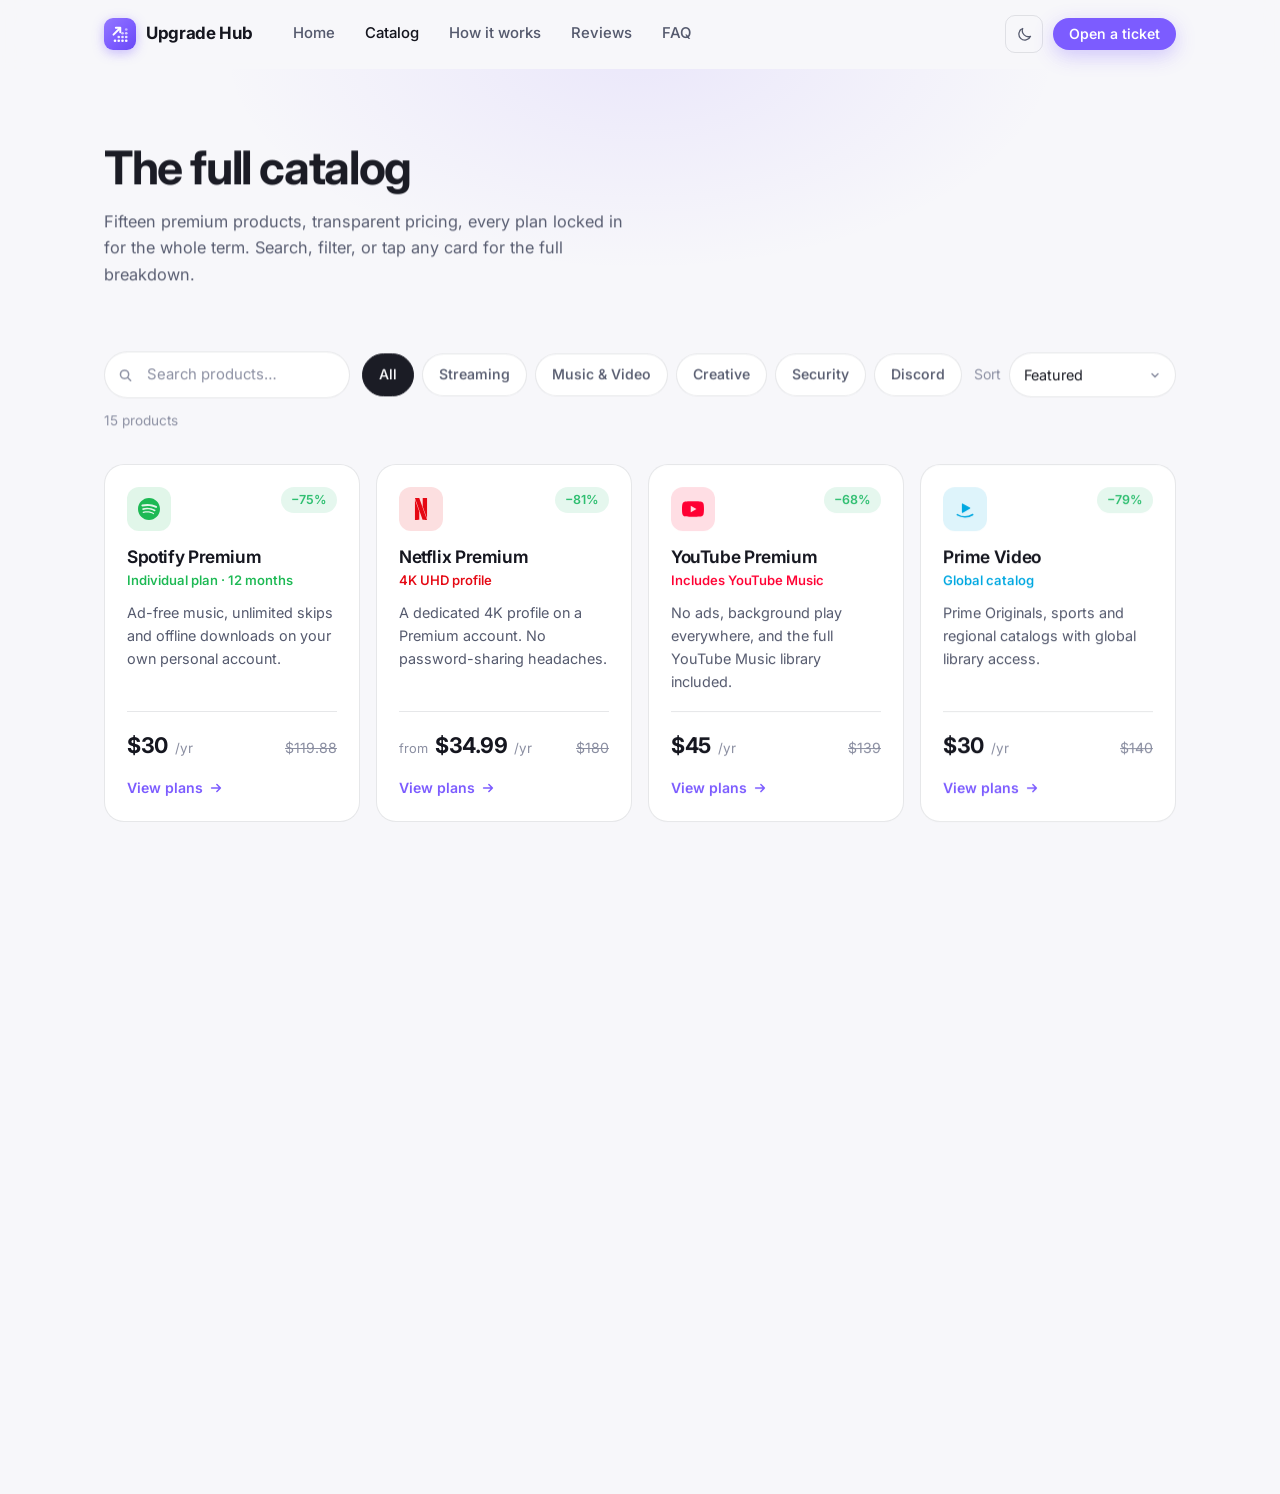
<file: pricing.html>
<!DOCTYPE html>
<html lang="en">

<head>
    <meta charset="UTF-8">
    <title>Catalog — Upgrade Hub</title>
    <meta http-equiv="refresh" content="0; url=/pricing/">
    <link rel="canonical" href="https://upgradehub.lol/pricing/">
</head>

<body>
    <p>The catalog moved. <a href="/pricing/">Continue to the catalog →</a></p>
</body>

</html>
</file>
<file: assets/css/style.css>
/* ============================================================
   Upgrade Hub — clean edition
   One accent color, generous whitespace, no noise.
   ============================================================ */

:root {
    --font: 'Inter', system-ui, -apple-system, 'Segoe UI', Roboto, sans-serif;

    --accent: #7c5cff;
    --accent-strong: #6a48f5;
    --accent-soft: rgba(124, 92, 255, 0.12);
    --success: #2fbf71;
    --success-soft: rgba(47, 191, 113, 0.12);

    --radius-lg: 20px;
    --radius-md: 14px;
    --radius-sm: 10px;
    --radius-pill: 999px;

    --container: 1120px;
    --ease: cubic-bezier(0.22, 1, 0.36, 1);
}

:root[data-theme='dark'] {
    color-scheme: dark;
    --bg: #0b0c11;
    --bg-soft: #0f1017;
    --surface: #14151d;
    --surface-2: #1a1b26;
    --border: rgba(255, 255, 255, 0.08);
    --border-strong: rgba(255, 255, 255, 0.16);
    --text: #f2f3f8;
    --text-2: #a6abbd;
    --text-3: #6e7387;
    --header-bg: rgba(11, 12, 17, 0.82);
    --shadow-card: 0 12px 32px rgba(0, 0, 0, 0.35);
    --shadow-modal: 0 24px 80px rgba(0, 0, 0, 0.55);
    --hero-glow:
        radial-gradient(600px 320px at 50% -10%, rgba(124, 92, 255, 0.16), transparent 70%);
}

:root[data-theme='light'] {
    color-scheme: light;
    --bg: #f7f7fa;
    --bg-soft: #f0f0f5;
    --surface: #ffffff;
    --surface-2: #f4f4f8;
    --border: rgba(18, 20, 38, 0.1);
    --border-strong: rgba(18, 20, 38, 0.2);
    --text: #15161f;
    --text-2: #555a6e;
    --text-3: #8a8ea1;
    --header-bg: rgba(247, 247, 250, 0.85);
    --shadow-card: 0 12px 32px rgba(24, 26, 48, 0.08);
    --shadow-modal: 0 24px 80px rgba(24, 26, 48, 0.22);
    --hero-glow:
        radial-gradient(600px 320px at 50% -10%, rgba(124, 92, 255, 0.1), transparent 70%);
}

/* ---------------- base ---------------- */

*,
*::before,
*::after { box-sizing: border-box; }

html {
    scroll-behavior: smooth;
    scroll-padding-top: 84px;
}

html { background: var(--bg); }

body {
    margin: 0;
    font-family: var(--font);
    font-size: 16px;
    line-height: 1.6;
    color: var(--text);
    background: transparent; /* stars canvas sits behind the body */
    -webkit-font-smoothing: antialiased;
    text-rendering: optimizeLegibility;
}

/* subtle starfield — dark theme only */
.stars {
    position: fixed;
    inset: 0;
    z-index: -1;
    pointer-events: none;
}

/* soft drifting nebula glow behind the stars — dark theme only */
.nebula {
    position: fixed;
    inset: 0;
    z-index: -2;
    overflow: hidden;
    pointer-events: none;
}

.nebula::before,
.nebula::after {
    content: '';
    position: absolute;
    width: 62vmax;
    height: 62vmax;
    border-radius: 50%;
}

.nebula::before {
    top: -28vmax;
    right: -18vmax;
    background: radial-gradient(circle, rgba(124, 92, 255, 0.13), transparent 62%);
    animation: nebula-drift-a 46s ease-in-out infinite alternate;
}

.nebula::after {
    bottom: -30vmax;
    left: -20vmax;
    background: radial-gradient(circle, rgba(56, 120, 255, 0.09), transparent 62%);
    animation: nebula-drift-b 58s ease-in-out infinite alternate;
}

@keyframes nebula-drift-a {
    from { transform: translate3d(0, 0, 0) scale(1); }
    to { transform: translate3d(-7vmax, 5vmax, 0) scale(1.12); }
}

@keyframes nebula-drift-b {
    from { transform: translate3d(0, 0, 0) scale(1.08); }
    to { transform: translate3d(6vmax, -5vmax, 0) scale(1); }
}

:root[data-theme='light'] .stars,
:root[data-theme='light'] .nebula { display: none; }

@media (prefers-reduced-motion: reduce) {
    .nebula::before,
    .nebula::after { animation: none; }
}

body.modal-open { overflow: hidden; }

h1, h2, h3, h4 {
    margin: 0;
    line-height: 1.15;
    letter-spacing: -0.022em;
    font-weight: 650;
}

p { margin: 0; }

a { color: inherit; text-decoration: none; }

button {
    font: inherit;
    color: inherit;
    background: none;
    border: 0;
    padding: 0;
    cursor: pointer;
}

img, svg { display: block; }

::selection { background: var(--accent); color: #fff; }

:focus-visible {
    outline: 2px solid var(--accent);
    outline-offset: 2px;
    border-radius: 4px;
}

.container {
    width: 100%;
    max-width: var(--container);
    margin-inline: auto;
    padding-inline: 24px;
}

.visually-hidden {
    position: absolute;
    width: 1px;
    height: 1px;
    overflow: hidden;
    clip: rect(0 0 0 0);
    white-space: nowrap;
}

/* ---------------- reveal ---------------- */

[data-reveal] {
    opacity: 0;
    transform: translateY(14px);
    transition: opacity 0.55s var(--ease), transform 0.55s var(--ease);
}

[data-reveal].is-visible {
    opacity: 1;
    transform: none;
}

@media (prefers-reduced-motion: reduce) {
    [data-reveal] { opacity: 1; transform: none; transition: none; }
    html { scroll-behavior: auto; }
}

/* ---------------- buttons & chips ---------------- */

.btn {
    display: inline-flex;
    align-items: center;
    justify-content: center;
    gap: 9px;
    padding: 12px 22px;
    border-radius: var(--radius-pill);
    font-size: 0.95rem;
    font-weight: 560;
    line-height: 1;
    white-space: nowrap;
    transition: background 0.2s var(--ease), border-color 0.2s var(--ease),
        transform 0.2s var(--ease), box-shadow 0.2s var(--ease);
}

.btn:active { transform: scale(0.98); }

.btn--primary {
    background: var(--accent);
    color: #fff;
    box-shadow: 0 6px 20px rgba(124, 92, 255, 0.32);
}

.btn--primary:hover {
    background: var(--accent-strong);
    box-shadow: 0 8px 26px rgba(124, 92, 255, 0.42);
}

.btn--ghost {
    background: transparent;
    color: var(--text);
    border: 1px solid var(--border-strong);
}

.btn--ghost:hover {
    border-color: var(--text-3);
    background: var(--surface-2);
}

.btn--lg { padding: 15px 28px; font-size: 1rem; }
.btn--sm { padding: 9px 16px; font-size: 0.88rem; }

.chip {
    display: inline-flex;
    align-items: center;
    gap: 6px;
    padding: 4px 10px;
    border-radius: var(--radius-pill);
    font-size: 0.78rem;
    font-weight: 600;
    line-height: 1.4;
}

.chip--save {
    background: var(--success-soft);
    color: var(--success);
}

.chip--accent {
    background: var(--accent-soft);
    color: var(--accent);
}

/* ---------------- header ---------------- */

.header {
    position: sticky;
    top: 0;
    z-index: 60;
    background: var(--header-bg);
    -webkit-backdrop-filter: blur(14px);
    backdrop-filter: blur(14px);
    border-bottom: 1px solid transparent;
    transition: border-color 0.25s var(--ease);
}

.header.is-scrolled { border-bottom-color: var(--border); }

.header__inner {
    display: flex;
    align-items: center;
    gap: 28px;
    height: 68px;
}

.brand {
    display: inline-flex;
    align-items: center;
    gap: 10px;
    font-weight: 700;
    font-size: 1.06rem;
    letter-spacing: -0.02em;
}

.brand__mark {
    position: relative;
    display: grid;
    place-items: center;
    width: 32px;
    height: 32px;
    border-radius: 9px;
    background: linear-gradient(135deg, #9377ff 0%, var(--accent) 55%, var(--accent-strong) 100%);
    color: #fff;
    box-shadow: 0 3px 12px rgba(124, 92, 255, 0.4);
    overflow: hidden;
    transition: box-shadow 0.25s var(--ease), transform 0.25s var(--ease);
}

/* soft shine that sweeps across the mark */
.brand__mark::after {
    content: '';
    position: absolute;
    top: -60%;
    left: -80%;
    width: 55%;
    height: 220%;
    background: linear-gradient(105deg, transparent, rgba(255, 255, 255, 0.45), transparent);
    transform: rotate(18deg) translateX(0);
    animation: brand-shine 6s var(--ease) infinite;
}

@keyframes brand-shine {
    0%, 78% { left: -80%; }
    92%, 100% { left: 160%; }
}

.brand__mark svg { transition: transform 0.25s var(--ease); }

.brand:hover .brand__mark {
    transform: translateY(-1px);
    box-shadow: 0 5px 18px rgba(124, 92, 255, 0.55);
}

.brand:hover .brand__mark svg { transform: translateY(-1.5px); }

@media (prefers-reduced-motion: reduce) {
    .brand__mark::after { animation: none; }
}

.nav {
    display: flex;
    align-items: center;
    gap: 4px;
    margin-right: auto;
}

.nav a {
    padding: 8px 13px;
    border-radius: var(--radius-sm);
    font-size: 0.93rem;
    font-weight: 520;
    color: var(--text-2);
    transition: color 0.18s, background 0.18s;
}

.nav a:hover { color: var(--text); background: var(--surface-2); }
.nav a.is-active { color: var(--text); }

.header__actions {
    display: flex;
    align-items: center;
    gap: 10px;
    margin-left: auto;
}

.icon-btn {
    display: grid;
    place-items: center;
    width: 38px;
    height: 38px;
    border-radius: var(--radius-sm);
    border: 1px solid var(--border);
    color: var(--text-2);
    transition: color 0.18s, border-color 0.18s, background 0.18s;
}

.icon-btn:hover { color: var(--text); border-color: var(--border-strong); background: var(--surface-2); }

/* theme toggle shows the icon of the theme you'd switch TO */
:root[data-theme='dark'] .icon-btn__sun { display: block; }
:root[data-theme='dark'] .icon-btn__moon { display: none; }
:root[data-theme='light'] .icon-btn__sun { display: none; }
:root[data-theme='light'] .icon-btn__moon { display: block; }

.nav-toggle { display: none; }

@media (max-width: 880px) {
    .nav {
        position: absolute;
        top: 68px;
        left: 0;
        right: 0;
        flex-direction: column;
        align-items: stretch;
        gap: 2px;
        margin: 0;
        padding: 10px 16px 16px;
        background: var(--bg);
        border-bottom: 1px solid var(--border);
        box-shadow: var(--shadow-card);
        display: none;
    }

    .nav.is-open { display: flex; }
    .nav a { padding: 12px 14px; font-size: 1rem; }

    .nav-toggle { display: grid; }

    .header__cta { display: none; }
}

/* ---------------- hero ---------------- */

.hero {
    position: relative;
    padding: 96px 0 72px;
    text-align: center;
    background: var(--hero-glow);
}

.hero__badge {
    display: inline-flex;
    align-items: center;
    gap: 8px;
    padding: 7px 15px;
    border-radius: var(--radius-pill);
    border: 1px solid var(--border);
    background: var(--surface);
    font-size: 0.84rem;
    font-weight: 540;
    color: var(--text-2);
    margin-bottom: 26px;
}

.hero__badge-dot {
    width: 7px;
    height: 7px;
    border-radius: 50%;
    background: var(--success);
    box-shadow: 0 0 0 3px var(--success-soft);
    animation: badge-pulse 2.4s ease-in-out infinite;
}

@keyframes badge-pulse {
    0%, 100% { box-shadow: 0 0 0 3px var(--success-soft); }
    50% { box-shadow: 0 0 0 6px rgba(47, 191, 113, 0.06); }
}

[data-badge-rotator] {
    display: inline-block;
    opacity: 1;
    transform: none;
    transition: opacity 0.26s var(--ease), transform 0.26s var(--ease);
}

[data-badge-rotator].is-swapping {
    opacity: 0;
    transform: translateY(-4px);
}

@media (prefers-reduced-motion: reduce) {
    .hero__badge-dot { animation: none; }
}

.hero h1 {
    font-size: clamp(2.4rem, 5.4vw, 3.9rem);
    letter-spacing: -0.035em;
    font-weight: 700;
    max-width: 16ch;
    margin-inline: auto;
}

.hero h1 em {
    font-style: normal;
    color: var(--accent);
}

.hero__sub {
    max-width: 560px;
    margin: 20px auto 0;
    font-size: 1.08rem;
    color: var(--text-2);
}

.hero__actions {
    display: flex;
    flex-wrap: wrap;
    justify-content: center;
    gap: 12px;
    margin-top: 34px;
}

.hero__stats {
    display: flex;
    flex-wrap: wrap;
    justify-content: center;
    margin-top: 56px;
}

.hero__stat {
    padding: 0 34px;
    text-align: center;
}

.hero__stat + .hero__stat { border-left: 1px solid var(--border); }

.hero__stat strong {
    display: block;
    font-size: 1.55rem;
    font-weight: 700;
    letter-spacing: -0.02em;
}

.hero__stat span {
    font-size: 0.85rem;
    color: var(--text-3);
}

@media (max-width: 640px) {
    .hero { padding: 64px 0 56px; }
    .hero__stats { display: grid; grid-template-columns: 1fr 1fr; gap: 22px; }
    .hero__stat { padding: 0; }
    .hero__stat + .hero__stat { border-left: 0; }
}

/* ---------------- sections ---------------- */

.section { padding: 84px 0; }
.section--tight { padding: 56px 0; }

.section-head {
    max-width: 560px;
    margin-bottom: 44px;
}

.section-head--center {
    margin-inline: auto;
    text-align: center;
}

.section-head small {
    display: block;
    font-size: 0.8rem;
    font-weight: 650;
    letter-spacing: 0.1em;
    text-transform: uppercase;
    color: var(--accent);
    margin-bottom: 12px;
}

.section-head h2 {
    font-size: clamp(1.7rem, 3.4vw, 2.35rem);
}

.section-head p {
    margin-top: 14px;
    color: var(--text-2);
}

.section-foot {
    margin-top: 36px;
    text-align: center;
}

/* ---------------- product cards ---------------- */

.grid {
    display: grid;
    grid-template-columns: repeat(auto-fill, minmax(255px, 1fr));
    gap: 16px;
}

.card {
    display: flex;
    flex-direction: column;
    align-items: stretch;
    text-align: left;
    padding: 22px;
    border-radius: var(--radius-lg);
    background: var(--surface);
    border: 1px solid var(--border);
    transition: transform 0.25s var(--ease), border-color 0.25s var(--ease),
        box-shadow 0.25s var(--ease);
}

.card:hover {
    transform: translateY(-3px);
    border-color: var(--border-strong);
    box-shadow: var(--shadow-card);
}

.card__top {
    display: flex;
    align-items: flex-start;
    justify-content: space-between;
    margin-bottom: 16px;
}

.brand-tile {
    display: grid;
    place-items: center;
    width: 44px;
    height: 44px;
    border-radius: 12px;
    color: var(--brand, var(--accent));
    background: rgba(128, 128, 160, 0.12);
    background: color-mix(in srgb, var(--brand, var(--accent)) 13%, transparent);
}

.card__name {
    font-size: 1.08rem;
    font-weight: 640;
}

.card__tagline {
    margin-top: 3px;
    font-size: 0.82rem;
    font-weight: 560;
    color: var(--brand, var(--accent));
}

.card__summary {
    margin-top: 10px;
    font-size: 0.9rem;
    color: var(--text-2);
    flex-grow: 1;
}

.card__price {
    display: flex;
    align-items: baseline;
    gap: 7px;
    margin-top: 18px;
    padding-top: 16px;
    border-top: 1px solid var(--border);
}

.card__from {
    font-size: 0.8rem;
    color: var(--text-3);
}

.card__price strong {
    font-size: 1.35rem;
    font-weight: 700;
    letter-spacing: -0.02em;
}

.card__period {
    font-size: 0.84rem;
    color: var(--text-3);
}

.card__price s {
    margin-left: auto;
    font-size: 0.88rem;
    color: var(--text-3);
}

.card__cta {
    display: inline-flex;
    align-items: center;
    gap: 6px;
    margin-top: 14px;
    font-size: 0.88rem;
    font-weight: 600;
    color: var(--accent);
    transition: gap 0.2s var(--ease);
}

.card:hover .card__cta { gap: 10px; }

/* ---------------- catalog toolbar ---------------- */

.toolbar {
    display: flex;
    flex-wrap: wrap;
    align-items: center;
    gap: 12px;
    margin-bottom: 12px;
}

.search {
    position: relative;
    flex: 1 1 240px;
    max-width: 340px;
}

.search svg {
    position: absolute;
    left: 14px;
    top: 50%;
    transform: translateY(-50%);
    color: var(--text-3);
    pointer-events: none;
}

.search input {
    width: 100%;
    padding: 11px 14px 11px 42px;
    border-radius: var(--radius-pill);
    border: 1px solid var(--border);
    background: var(--surface);
    color: var(--text);
    font: inherit;
    font-size: 0.93rem;
    transition: border-color 0.2s;
}

.search input::placeholder { color: var(--text-3); }
.search input:focus { outline: none; border-color: var(--accent); }

.filters {
    display: flex;
    flex-wrap: wrap;
    gap: 8px;
}

.filter-chip {
    padding: 9px 16px;
    border-radius: var(--radius-pill);
    border: 1px solid var(--border);
    background: var(--surface);
    font-size: 0.88rem;
    font-weight: 540;
    color: var(--text-2);
    transition: color 0.18s var(--ease), border-color 0.18s var(--ease),
        background 0.18s var(--ease);
}

.filter-chip:hover { color: var(--text); border-color: var(--border-strong); }

.filter-chip.is-active {
    background: var(--text);
    border-color: var(--text);
    color: var(--bg);
}

.sort {
    margin-left: auto;
    display: flex;
    align-items: center;
    gap: 8px;
    font-size: 0.88rem;
    color: var(--text-3);
}

.sort select {
    padding: 10px 34px 10px 14px;
    border-radius: var(--radius-pill);
    border: 1px solid var(--border);
    background-color: var(--surface);
    color: var(--text);
    font: inherit;
    font-size: 0.9rem;
    cursor: pointer;
    appearance: none;
    -webkit-appearance: none;
    background-image: url("data:image/svg+xml,%3Csvg xmlns='http://www.w3.org/2000/svg' width='12' height='12' viewBox='0 0 16 16' fill='none' stroke='%23888da0' stroke-width='2' stroke-linecap='round' stroke-linejoin='round'%3E%3Cpath d='m4 6 4 4 4-4'/%3E%3C/svg%3E");
    background-repeat: no-repeat;
    background-position: right 14px center;
}

.toolbar__count {
    width: 100%;
    margin-bottom: 20px;
    font-size: 0.85rem;
    color: var(--text-3);
}

.empty {
    padding: 64px 24px;
    text-align: center;
    border: 1px dashed var(--border-strong);
    border-radius: var(--radius-lg);
    color: var(--text-2);
}

.empty strong { display: block; font-size: 1.05rem; color: var(--text); margin-bottom: 6px; }

@media (max-width: 640px) {
    .sort { margin-left: 0; }
    .search { max-width: none; }
}

/* ---------------- steps ---------------- */

.steps {
    display: grid;
    grid-template-columns: repeat(auto-fit, minmax(230px, 1fr));
    gap: 16px;
}

.step {
    padding: 26px 24px;
    border-radius: var(--radius-lg);
    background: var(--surface);
    border: 1px solid var(--border);
}

.step__num {
    display: grid;
    place-items: center;
    width: 34px;
    height: 34px;
    border-radius: 10px;
    background: var(--accent-soft);
    color: var(--accent);
    font-weight: 700;
    font-size: 0.95rem;
    margin-bottom: 16px;
}

.step h3 { font-size: 1.02rem; margin-bottom: 8px; }
.step p { font-size: 0.9rem; color: var(--text-2); }

/* ---------------- value props ---------------- */

.values {
    display: grid;
    grid-template-columns: repeat(auto-fit, minmax(230px, 1fr));
    gap: 16px;
}

.value {
    display: flex;
    gap: 14px;
    padding: 20px;
    border-radius: var(--radius-md);
    background: var(--surface);
    border: 1px solid var(--border);
}

.value__icon {
    flex-shrink: 0;
    display: grid;
    place-items: center;
    width: 40px;
    height: 40px;
    border-radius: 11px;
    background: var(--accent-soft);
    color: var(--accent);
}

.value h3 { font-size: 0.98rem; margin-bottom: 4px; }
.value p { font-size: 0.87rem; color: var(--text-2); }

/* ---------------- testimonials ---------------- */

.quotes {
    display: grid;
    grid-template-columns: repeat(auto-fit, minmax(280px, 1fr));
    gap: 16px;
}

.quote {
    display: flex;
    flex-direction: column;
    padding: 26px;
    border-radius: var(--radius-lg);
    background: var(--surface);
    border: 1px solid var(--border);
}

.quote__stars {
    display: flex;
    gap: 3px;
    color: #f5b301;
    margin-bottom: 14px;
}

.quote p {
    font-size: 0.95rem;
    color: var(--text-2);
    flex-grow: 1;
}

.quote__author {
    display: flex;
    align-items: center;
    gap: 12px;
    margin-top: 20px;
}

.quote__avatar {
    display: grid;
    place-items: center;
    width: 38px;
    height: 38px;
    border-radius: 50%;
    background: var(--accent-soft);
    color: var(--accent);
    font-weight: 700;
    font-size: 0.9rem;
}

.quote__author strong { display: block; font-size: 0.92rem; }
.quote__author span { font-size: 0.8rem; color: var(--text-3); }

/* ---------------- FAQ ---------------- */

.faq-list {
    max-width: 720px;
    margin-inline: auto;
    display: flex;
    flex-direction: column;
    gap: 10px;
}

.faq {
    border: 1px solid var(--border);
    border-radius: var(--radius-md);
    background: var(--surface);
    transition: border-color 0.2s;
}

.faq.is-open { border-color: var(--border-strong); }

.faq__q {
    display: flex;
    align-items: center;
    justify-content: space-between;
    gap: 16px;
    width: 100%;
    padding: 18px 22px;
    text-align: left;
    font-size: 0.98rem;
    font-weight: 590;
}

.faq__q svg {
    flex-shrink: 0;
    color: var(--text-3);
    transition: transform 0.25s var(--ease), color 0.25s var(--ease);
}

.faq.is-open .faq__q svg { transform: rotate(45deg); color: var(--accent); }

.faq__a {
    max-height: 0;
    overflow: hidden;
    transition: max-height 0.3s var(--ease);
}

.faq__a p {
    padding: 0 22px 20px;
    font-size: 0.92rem;
    color: var(--text-2);
}

/* ---------------- CTA band ---------------- */

.cta {
    padding: 64px 40px;
    border-radius: calc(var(--radius-lg) + 6px);
    background:
        radial-gradient(480px 240px at 85% -20%, rgba(124, 92, 255, 0.25), transparent 70%),
        var(--surface);
    border: 1px solid var(--border);
    text-align: center;
}

.cta h2 { font-size: clamp(1.6rem, 3.2vw, 2.2rem); }

.cta p {
    max-width: 460px;
    margin: 14px auto 0;
    color: var(--text-2);
}

.cta .hero__actions { margin-top: 28px; }

/* ---------------- footer ---------------- */

.footer {
    margin-top: 40px;
    border-top: 1px solid var(--border);
    padding: 56px 0 40px;
}

.footer__grid {
    display: grid;
    grid-template-columns: 1.4fr 1fr 1fr;
    gap: 40px;
}

.footer__brand p {
    margin-top: 14px;
    max-width: 300px;
    font-size: 0.9rem;
    color: var(--text-2);
}

.footer__socials {
    display: flex;
    gap: 10px;
    margin-top: 20px;
}

.footer h4 {
    font-size: 0.82rem;
    font-weight: 650;
    letter-spacing: 0.08em;
    text-transform: uppercase;
    color: var(--text-3);
    margin: 0 0 16px;
}

.footer__col {
    display: flex;
    flex-direction: column;
    gap: 10px;
}

.footer__col a {
    font-size: 0.92rem;
    color: var(--text-2);
    transition: color 0.18s;
}

.footer__col a:hover { color: var(--text); }

.footer__bottom {
    margin-top: 48px;
    padding-top: 24px;
    border-top: 1px solid var(--border);
    font-size: 0.82rem;
    color: var(--text-3);
}

.footer__disclaimer {
    margin-top: 10px;
    font-size: 0.78rem;
    color: var(--text-3);
    max-width: 680px;
}

@media (max-width: 720px) {
    .footer__grid { grid-template-columns: 1fr; gap: 32px; }
}

/* ---------------- modal ---------------- */

.modal {
    position: fixed;
    inset: 0;
    z-index: 100;
    display: flex;
    align-items: flex-end;
    justify-content: center;
    background: rgba(8, 9, 14, 0.6);
    -webkit-backdrop-filter: blur(6px);
    backdrop-filter: blur(6px);
    opacity: 0;
    pointer-events: none;
    transition: opacity 0.25s var(--ease);
}

.modal.is-open {
    opacity: 1;
    pointer-events: auto;
}

.modal[hidden] { display: flex; }

.modal__panel {
    position: relative;
    width: 100%;
    max-width: 640px;
    max-height: 88vh;
    overflow-y: auto;
    background: var(--surface);
    border: 1px solid var(--border);
    border-radius: var(--radius-lg) var(--radius-lg) 0 0;
    padding: 28px;
    transform: translateY(24px);
    transition: transform 0.3s var(--ease);
    box-shadow: var(--shadow-modal);
}

.modal.is-open .modal__panel { transform: none; }

@media (min-width: 700px) {
    .modal { align-items: center; padding: 32px; }
    .modal__panel { border-radius: var(--radius-lg); padding: 34px; }
}

.modal__close {
    position: absolute;
    top: 18px;
    right: 18px;
    z-index: 2;
    display: grid;
    place-items: center;
    width: 36px;
    height: 36px;
    border-radius: 50%;
    background: var(--surface-2);
    color: var(--text-2);
    transition: color 0.18s, background 0.18s;
}

.modal__close:hover { color: var(--text); background: var(--border-strong); }

.modal__brand {
    display: flex;
    align-items: center;
    gap: 15px;
    padding-right: 44px;
}

.modal__brand .brand-tile { width: 52px; height: 52px; border-radius: 14px; }

.modal__name { font-size: 1.3rem; }

.modal__tagline {
    margin-top: 2px;
    font-size: 0.86rem;
    font-weight: 560;
    color: var(--brand, var(--accent));
}

.modal__desc {
    margin-top: 16px;
    font-size: 0.94rem;
    color: var(--text-2);
}

.modal__section-label {
    margin: 26px 0 12px;
    font-size: 0.78rem;
    font-weight: 650;
    letter-spacing: 0.09em;
    text-transform: uppercase;
    color: var(--text-3);
}

.modal__plans {
    display: flex;
    flex-direction: column;
    gap: 10px;
}

.plan {
    position: relative;
    display: flex;
    align-items: center;
    gap: 14px;
    padding: 15px 17px;
    border-radius: var(--radius-md);
    border: 1px solid var(--border);
    background: var(--surface-2);
    cursor: pointer;
    transition: border-color 0.18s var(--ease), background 0.18s var(--ease);
}

.plan:hover { border-color: var(--border-strong); }

.plan.is-selected {
    border-color: var(--accent);
    background: var(--accent-soft);
}

.plan input { position: absolute; opacity: 0; pointer-events: none; }

.plan__radio {
    flex-shrink: 0;
    width: 18px;
    height: 18px;
    border-radius: 50%;
    border: 2px solid var(--border-strong);
    transition: border-color 0.18s, box-shadow 0.18s;
}

.plan.is-selected .plan__radio {
    border-color: var(--accent);
    box-shadow: inset 0 0 0 4px var(--accent);
}

.plan__info { flex-grow: 1; min-width: 0; }

.plan__label {
    display: block;
    font-size: 0.94rem;
    font-weight: 600;
}

.plan__desc {
    display: block;
    font-size: 0.82rem;
    color: var(--text-2);
    margin-top: 2px;
}

.plan__price {
    flex-shrink: 0;
    text-align: right;
}

.plan__price strong {
    display: block;
    font-size: 1.08rem;
    font-weight: 700;
    letter-spacing: -0.01em;
}

.plan__price s {
    font-size: 0.8rem;
    color: var(--text-3);
    margin-right: 6px;
}

.plan__price em {
    font-style: normal;
    font-size: 0.8rem;
    font-weight: 650;
    color: var(--success);
}

.modal__features {
    list-style: none;
    margin: 0;
    padding: 0;
    display: grid;
    grid-template-columns: 1fr 1fr;
    gap: 9px 18px;
}

.modal__features li {
    display: flex;
    align-items: flex-start;
    gap: 9px;
    font-size: 0.88rem;
    color: var(--text-2);
}

.modal__features svg {
    flex-shrink: 0;
    margin-top: 4px;
    color: var(--success);
}

@media (max-width: 560px) {
    .modal__features { grid-template-columns: 1fr; }
    .plan { flex-wrap: wrap; }
    .plan__price { text-align: left; margin-left: 32px; }
}

.modal__actions {
    display: flex;
    flex-wrap: wrap;
    gap: 10px;
    margin-top: 28px;
}

.modal__actions .btn { flex: 1 1 200px; }

.modal__note {
    margin-top: 16px;
    font-size: 0.83rem;
    color: var(--text-3);
    text-align: center;
}

/* ---------------- back to top ---------------- */

.back-to-top {
    position: fixed;
    right: 22px;
    bottom: 22px;
    z-index: 50;
    display: grid;
    place-items: center;
    width: 44px;
    height: 44px;
    border-radius: 50%;
    background: var(--surface);
    border: 1px solid var(--border-strong);
    color: var(--text-2);
    box-shadow: var(--shadow-card);
    opacity: 0;
    transform: translateY(10px);
    pointer-events: none;
    transition: opacity 0.25s var(--ease), transform 0.25s var(--ease), color 0.18s;
}

.back-to-top.is-visible {
    opacity: 1;
    transform: none;
    pointer-events: auto;
}

.back-to-top:hover { color: var(--text); }

/* ---------------- page header (subpages) ---------------- */

.page-head {
    padding: 72px 0 8px;
    background: var(--hero-glow);
}

.page-head h1 {
    font-size: clamp(2rem, 4.4vw, 2.9rem);
    letter-spacing: -0.03em;
    font-weight: 700;
}

.page-head p {
    max-width: 540px;
    margin-top: 14px;
    color: var(--text-2);
    font-size: 1.02rem;
}
</file>
